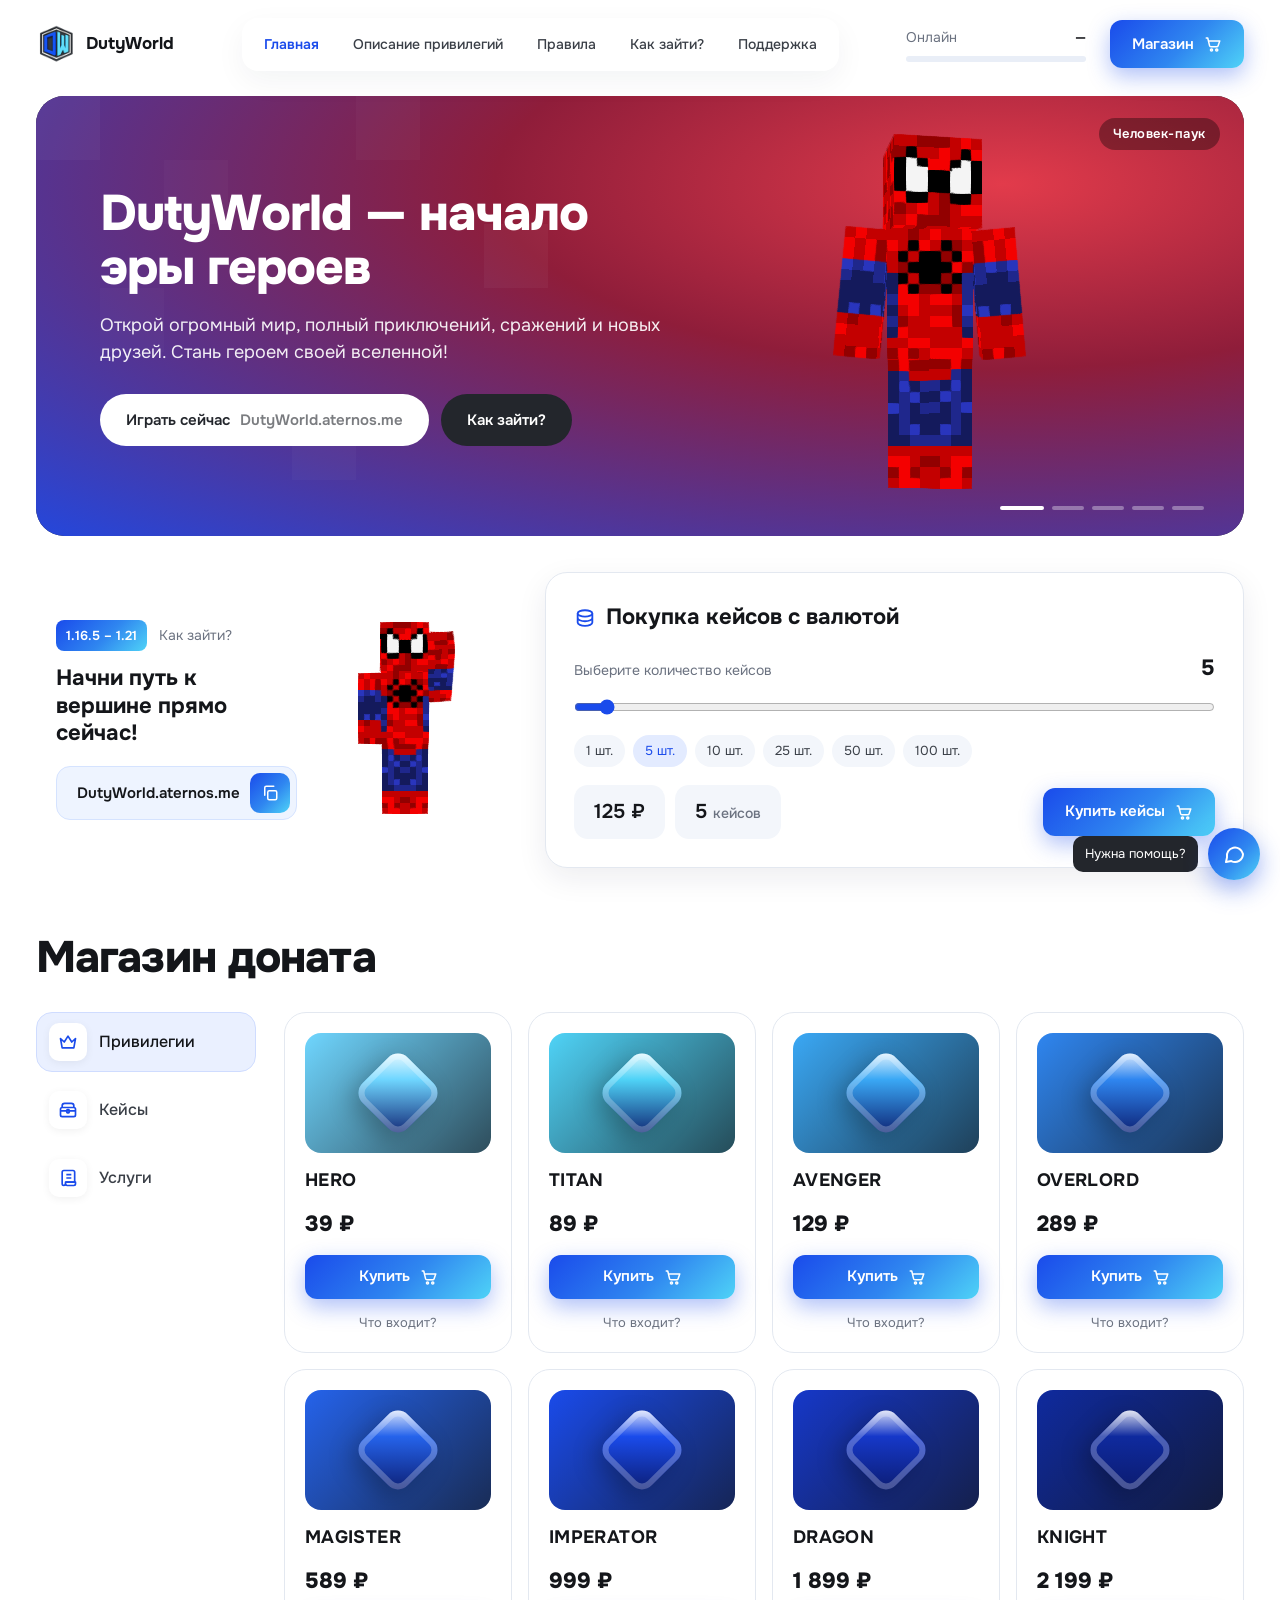
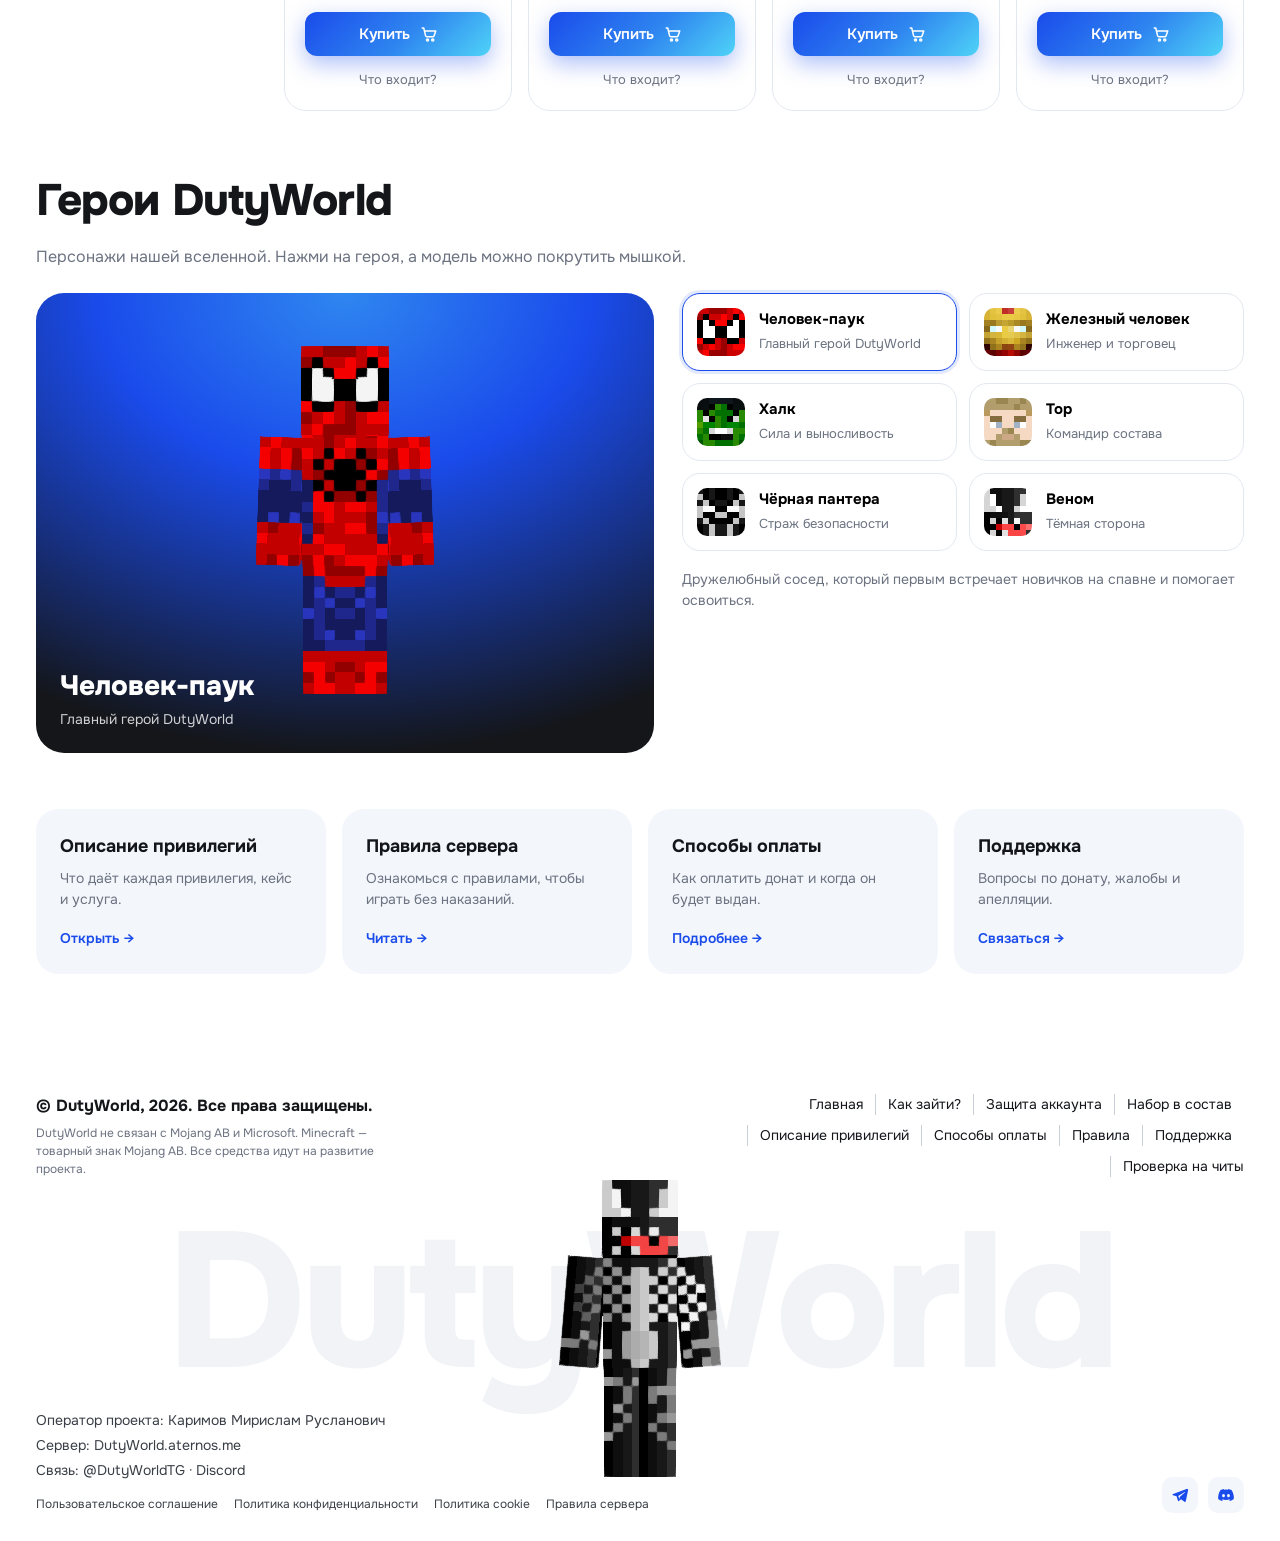
<file: index.html>
<!doctype html>
<html lang="ru">
<head>
  <meta charset="utf-8">
  <meta name="viewport" content="width=device-width, initial-scale=1">
  <title>DutyWorld — Магазин привилегий</title>
  <meta name="description" content="DutyWorld — Minecraft-сервер во вселенной героев. Привилегии, кейсы и услуги. IP: DutyWorld.aternos.me">
  <link rel="icon" type="image/png" href="assets/img/favicon.png">
  <link rel="apple-touch-icon" href="assets/img/logo-192.png">
  <link rel="preconnect" href="https://fonts.googleapis.com">
  <link rel="preconnect" href="https://fonts.gstatic.com" crossorigin>
  <link href="https://fonts.googleapis.com/css2?family=Onest:wght@400;500;600;700;800&display=swap" rel="stylesheet">
  <link rel="stylesheet" href="assets/css/style.css">
</head>
<body data-page="home">
  <header id="header"></header>

  <main class="container">
    <!-- ───── Слайдер ───── -->
    <section class="hero">
      <div class="slider" id="slider">
        <div class="slide active" data-hero="spiderman" data-anim="walk">
          <div class="slide-bg bg-1"></div>
          <div class="slide-content">
            <h1>DutyWorld — начало эры героев</h1>
            <p>Открой огромный мир, полный приключений, сражений и новых друзей. Стань героем своей вселенной!</p>
            <div class="actions">
              <button class="btn btn-light" data-copy-ip>Играть сейчас <span style="opacity:.6" data-ip></span></button>
              <a class="btn btn-dark" href="play.html">Как зайти?</a>
            </div>
          </div>
        </div>
        <div class="slide" data-hero="ironman" data-anim="idle">
          <div class="slide-bg bg-2"></div>
          <div class="slide-content">
            <h2>Магазин доната</h2>
            <p>Привилегии, кейсы и услуги. Прокачай свой аккаунт прямо сейчас!</p>
            <div class="actions"><a class="btn btn-dark" href="#shop">Перейти в магазин <svg viewBox="0 0 24 24" fill="none" stroke="currentColor" stroke-width="2"><path d="M5 12h14M13 6l6 6-6 6"/></svg></a></div>
          </div>
        </div>
        <div class="slide" data-hero="hulk" data-anim="run">
          <div class="slide-bg bg-3"></div>
          <div class="slide-content">
            <h2>Не знаешь, как зайти?</h2>
            <p>Всего 3 простых шага — и ты уже на сервере!</p>
            <div class="actions"><a class="btn btn-dark" href="play.html">Смотреть инструкцию</a></div>
          </div>
        </div>
        <div class="slide" data-hero="black-panther" data-anim="crouch">
          <div class="slide-bg bg-5"></div>
          <div class="slide-content">
            <h2>Защити свой аккаунт</h2>
            <p>Надёжный пароль и правила безопасности — и никто не уведёт твой ник, донат и постройки!</p>
            <div class="actions"><a class="btn btn-dark" href="play.html#security">Как защитить?</a></div>
          </div>
        </div>
        <div class="slide" data-hero="thor" data-anim="wave">
          <div class="slide-bg bg-4"></div>
          <div class="slide-content">
            <h2>Вступай в команду</h2>
            <p>Открыт набор в состав проекта — помогай игрокам и следи за порядком на сервере.</p>
            <div class="actions"><a class="btn btn-dark" href="staff.html">Подать заявку <svg viewBox="0 0 24 24" fill="none" stroke="currentColor" stroke-width="2" stroke-linecap="round"><circle cx="10" cy="8" r="4"/><path d="M2 21a8 8 0 0 1 16 0M19 8v6M16 11h6"/></svg></a></div>
          </div>
        </div>
        <div class="slider-hero" id="slider-hero"></div>
        <div class="hero-name" id="hero-name"></div>
        <div class="dots" id="dots"></div>
      </div>
    </section>

    <!-- ───── Начни путь + кейсы с валютой ───── -->
    <section class="quick">
      <div class="start">
        <div>
          <div class="badge-row"><span class="badge" data-versions></span><a class="link-muted" href="play.html">Как зайти?</a></div>
          <h3>Начни путь к вершине прямо сейчас!</h3>
          <div class="ip-box"><span data-ip></span><button data-copy-ip aria-label="Скопировать IP"><svg viewBox="0 0 24 24" fill="none" stroke="currentColor" stroke-width="2" stroke-linecap="round" stroke-linejoin="round"><rect x="9" y="9" width="12" height="12" rx="2"/><path d="M5 15V5a2 2 0 0 1 2-2h10"/></svg></button></div>
        </div>
        <div class="start-hero" data-skin="spiderman" data-anim="wave" data-zoom="0.85" data-rot="0.5"></div>
      </div>

      <div class="case-buy" id="case-buy">
        <h3><svg viewBox="0 0 24 24" fill="none" stroke="currentColor" stroke-width="2"><ellipse cx="12" cy="7" rx="8" ry="3.5"/><path d="M4 7v5c0 1.9 3.6 3.5 8 3.5s8-1.6 8-3.5V7M4 12v5c0 1.9 3.6 3.5 8 3.5s8-1.6 8-3.5v-5"/></svg>Покупка кейсов с валютой</h3>
        <div class="range-row"><span>Выберите количество кейсов</span><b data-cb-qty>5</b></div>
        <input type="range" min="1" max="100" value="5" data-cb-range aria-label="Количество кейсов">
        <div class="chips" data-cb-chips></div>
        <div class="case-buy-foot">
          <div style="display:flex;gap:10px;flex-wrap:wrap;align-items:center">
            <span class="pill" data-cb-sum></span>
            <span class="pill"><span data-cb-qty>5</span> <small>кейсов</small></span>
          </div>
          <button class="btn btn-primary" data-cb-buy>Купить кейсы <svg viewBox="0 0 24 24" fill="none" stroke="currentColor" stroke-width="2" stroke-linecap="round" stroke-linejoin="round"><path d="M3 4h2l2.4 10.2a2 2 0 0 0 2 1.6h7.4a2 2 0 0 0 2-1.5L21 8H6.2"/><circle cx="10" cy="20" r="1.4"/><circle cx="17" cy="20" r="1.4"/></svg></button>
        </div>
      </div>
    </section>

    <!-- ───── Магазин ───── -->
    <section class="section" id="shop">
      <h2 class="section-title">Магазин доната</h2>
      <div class="ticker" id="ticker" hidden>
        <span class="ticker-label">Недавно купили</span>
        <div class="ticker-track" id="ticker-track"></div>
      </div>
      <div class="shop">
        <div class="tabs" id="tabs"></div>
        <div class="products" id="products"></div>
      </div>
    </section>

    <!-- ───── Герои ───── -->
    <section class="section" id="heroes">
      <h2 class="section-title">Герои DutyWorld</h2>
      <p class="section-sub">Персонажи нашей вселенной. Нажми на героя, а модель можно покрутить мышкой.</p>
      <div class="heroes">
        <div class="heroes-stage" id="stage" data-skin="spiderman" data-anim="idle" data-zoom="0.8" data-rot="-0.35" data-drag="1" data-manual>
          <div class="stage-name"><b id="stage-name"></b><span id="stage-role"></span></div>
        </div>
        <div class="hero-list" id="hero-list"></div>
      </div>
    </section>

    <!-- ───── Полезное ───── -->
    <section class="section">
      <div class="info-grid">
        <div class="info-card"><h4>Описание привилегий</h4><p>Что даёт каждая привилегия, кейс и услуга.</p><a href="description.html">Открыть →</a></div>
        <div class="info-card"><h4>Правила сервера</h4><p>Ознакомься с правилами, чтобы играть без наказаний.</p><a href="doc.html?d=rules">Читать →</a></div>
        <div class="info-card"><h4>Способы оплаты</h4><p>Как оплатить донат и когда он будет выдан.</p><a href="payments.html">Подробнее →</a></div>
        <div class="info-card"><h4>Поддержка</h4><p>Вопросы по донату, жалобы и апелляции.</p><a href="support.html">Связаться →</a></div>
      </div>
    </section>
  </main>

  <footer id="footer"></footer>

  <script src="assets/vendor/skinview3d.bundle.js"></script>
  <script src="assets/js/config.js"></script>
  <script src="assets/js/data.js"></script>
  <script src="assets/js/app.js"></script>
  <script src="assets/js/home.js"></script>
</body>
</html>
</file>
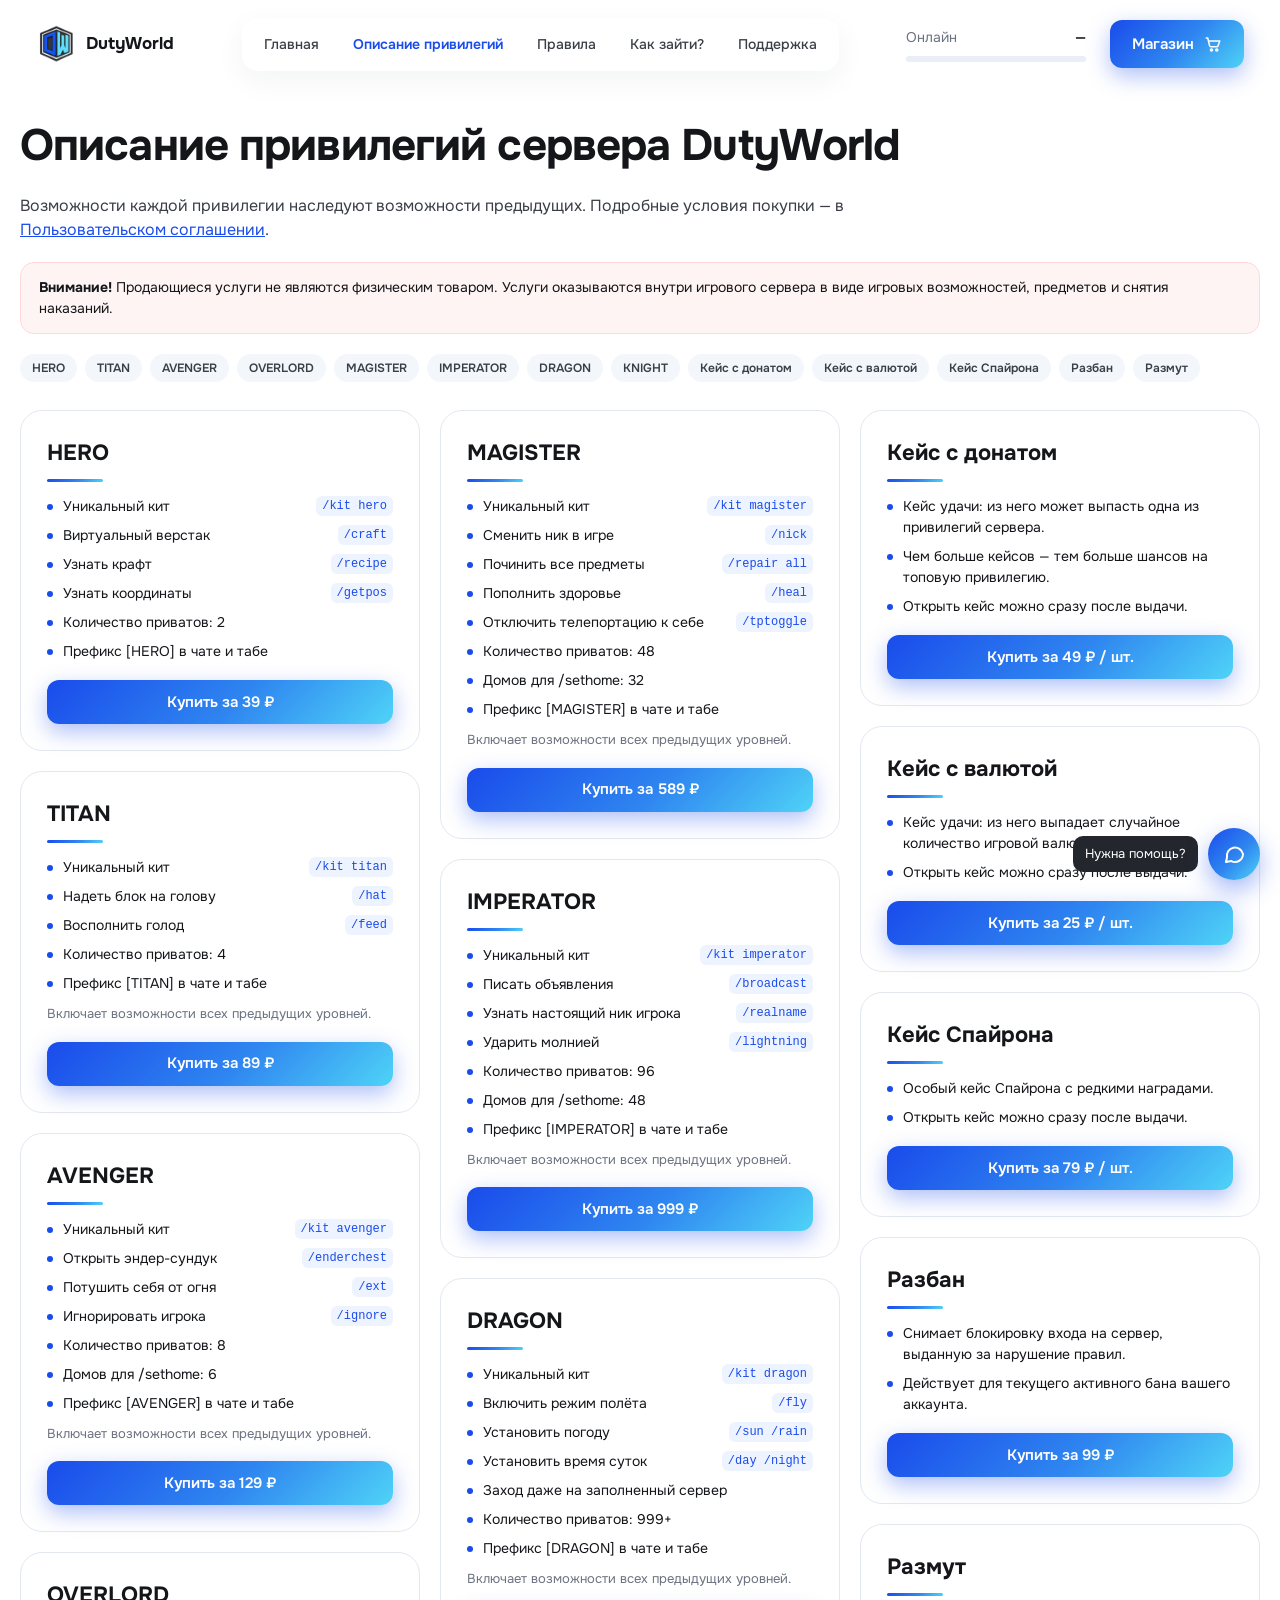
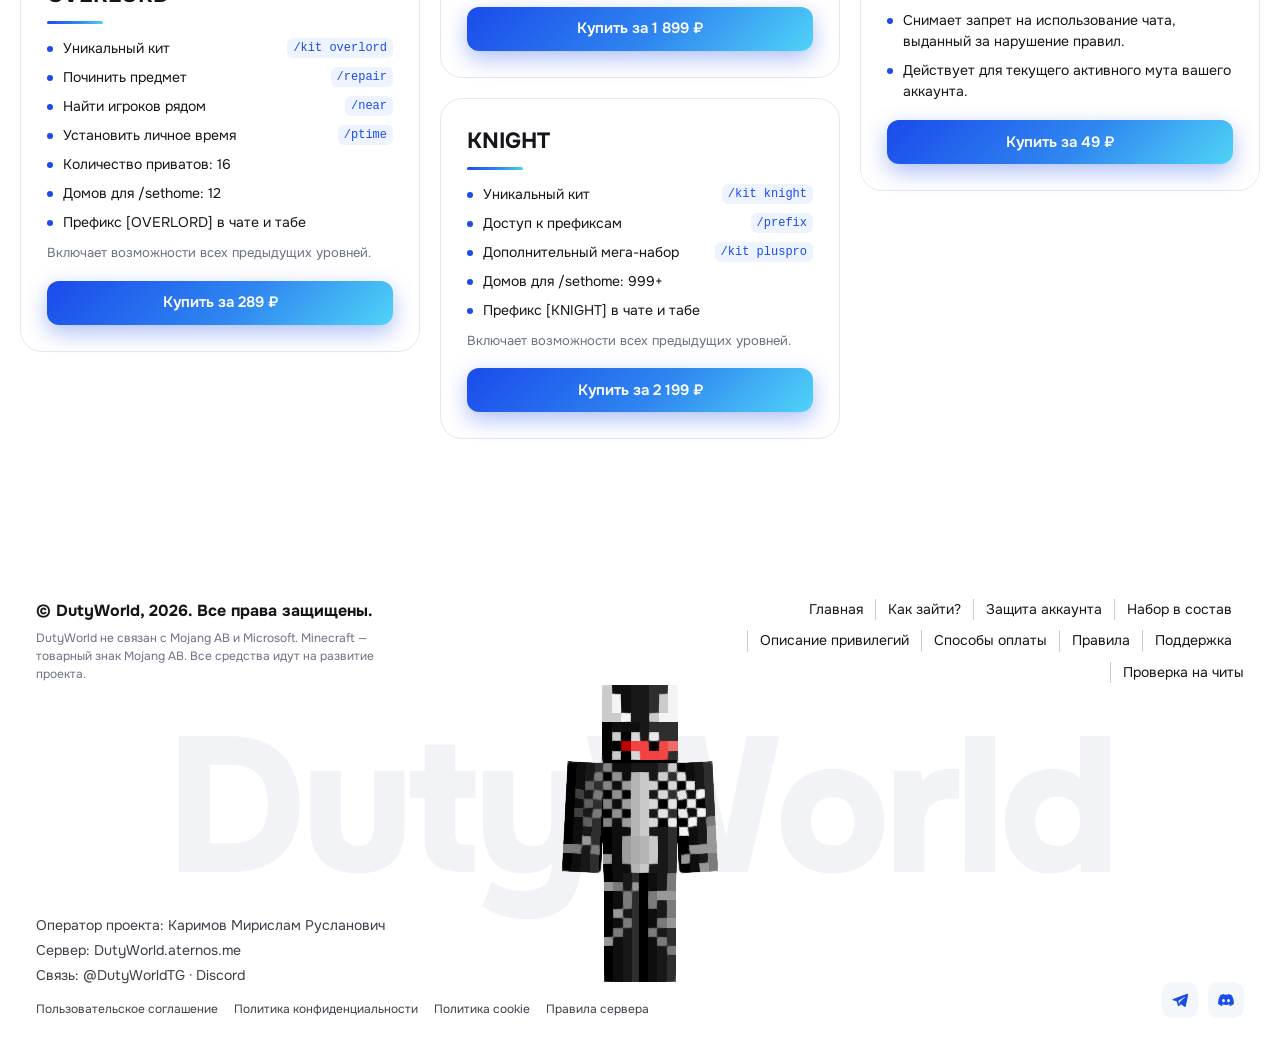
<file: description.html>
<!doctype html>
<html lang="ru">
<head>
  <meta charset="utf-8">
  <meta name="viewport" content="width=device-width, initial-scale=1">
  <title>Описание привилегий — DutyWorld</title>
  <meta name="description" content="Возможности привилегий, кейсов и услуг сервера DutyWorld.">
  <link rel="icon" type="image/png" href="assets/img/favicon.png">
  <link rel="apple-touch-icon" href="assets/img/logo-192.png">
  <link rel="preconnect" href="https://fonts.googleapis.com">
  <link rel="preconnect" href="https://fonts.gstatic.com" crossorigin>
  <link href="https://fonts.googleapis.com/css2?family=Onest:wght@400;500;600;700;800&display=swap" rel="stylesheet">
  <link rel="stylesheet" href="assets/css/style.css">
</head>
<body data-page="description">
  <header id="header"></header>

  <main class="container page">
    <h1>Описание привилегий сервера DutyWorld</h1>
    <p class="lead">Возможности каждой привилегии наследуют возможности предыдущих. Подробные условия покупки — в <a href="doc.html?d=agreement">Пользовательском соглашении</a>.</p>
    <div class="alert warn"><b>Внимание!</b> Продающиеся услуги не являются физическим товаром. Услуги оказываются внутри игрового сервера в виде игровых возможностей, предметов и снятия наказаний.</div>
    <nav class="anchors" id="anchors"></nav>
    <div class="desc-grid" id="desc-grid"></div>
  </main>

  <footer id="footer"></footer>

  <script src="assets/vendor/skinview3d.bundle.js"></script>
  <script src="assets/js/config.js"></script>
  <script src="assets/js/data.js"></script>
  <script src="assets/js/app.js"></script>
  <script src="assets/js/description.js"></script>
</body>
</html>
</file>
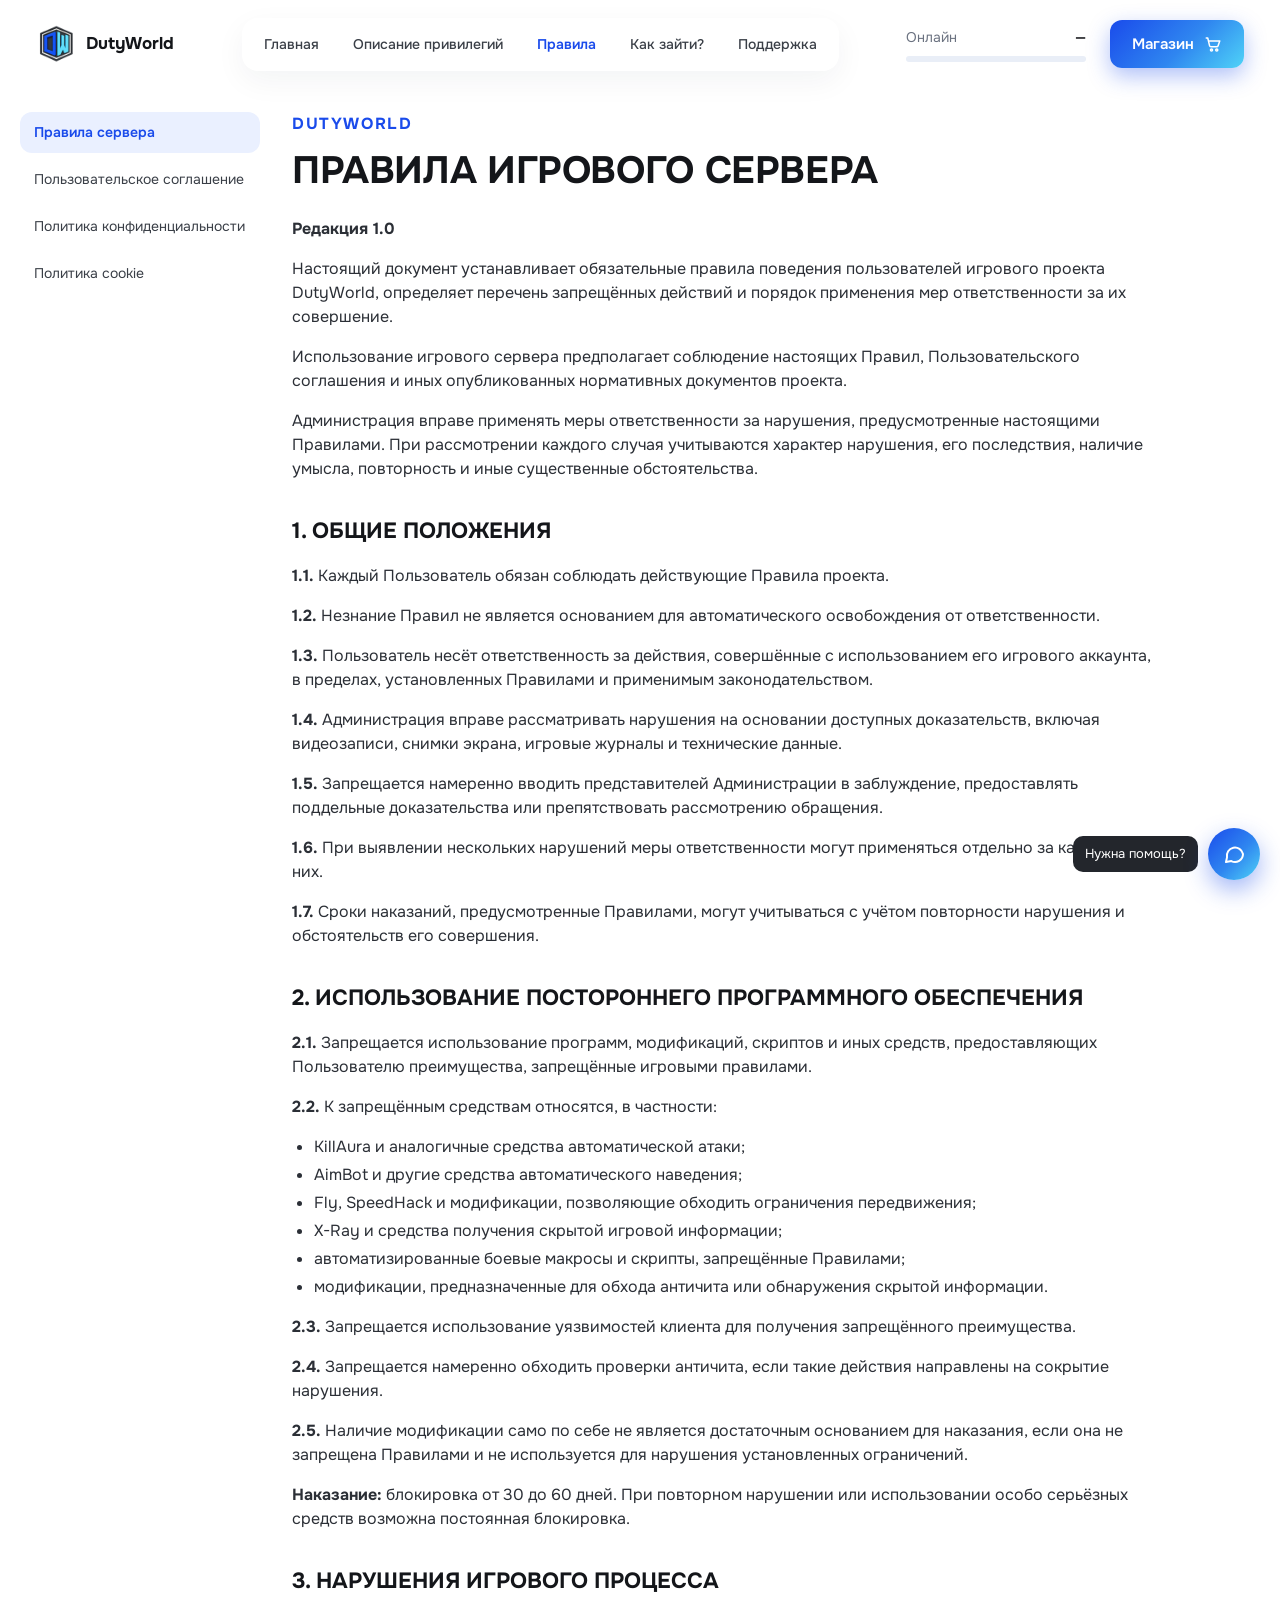
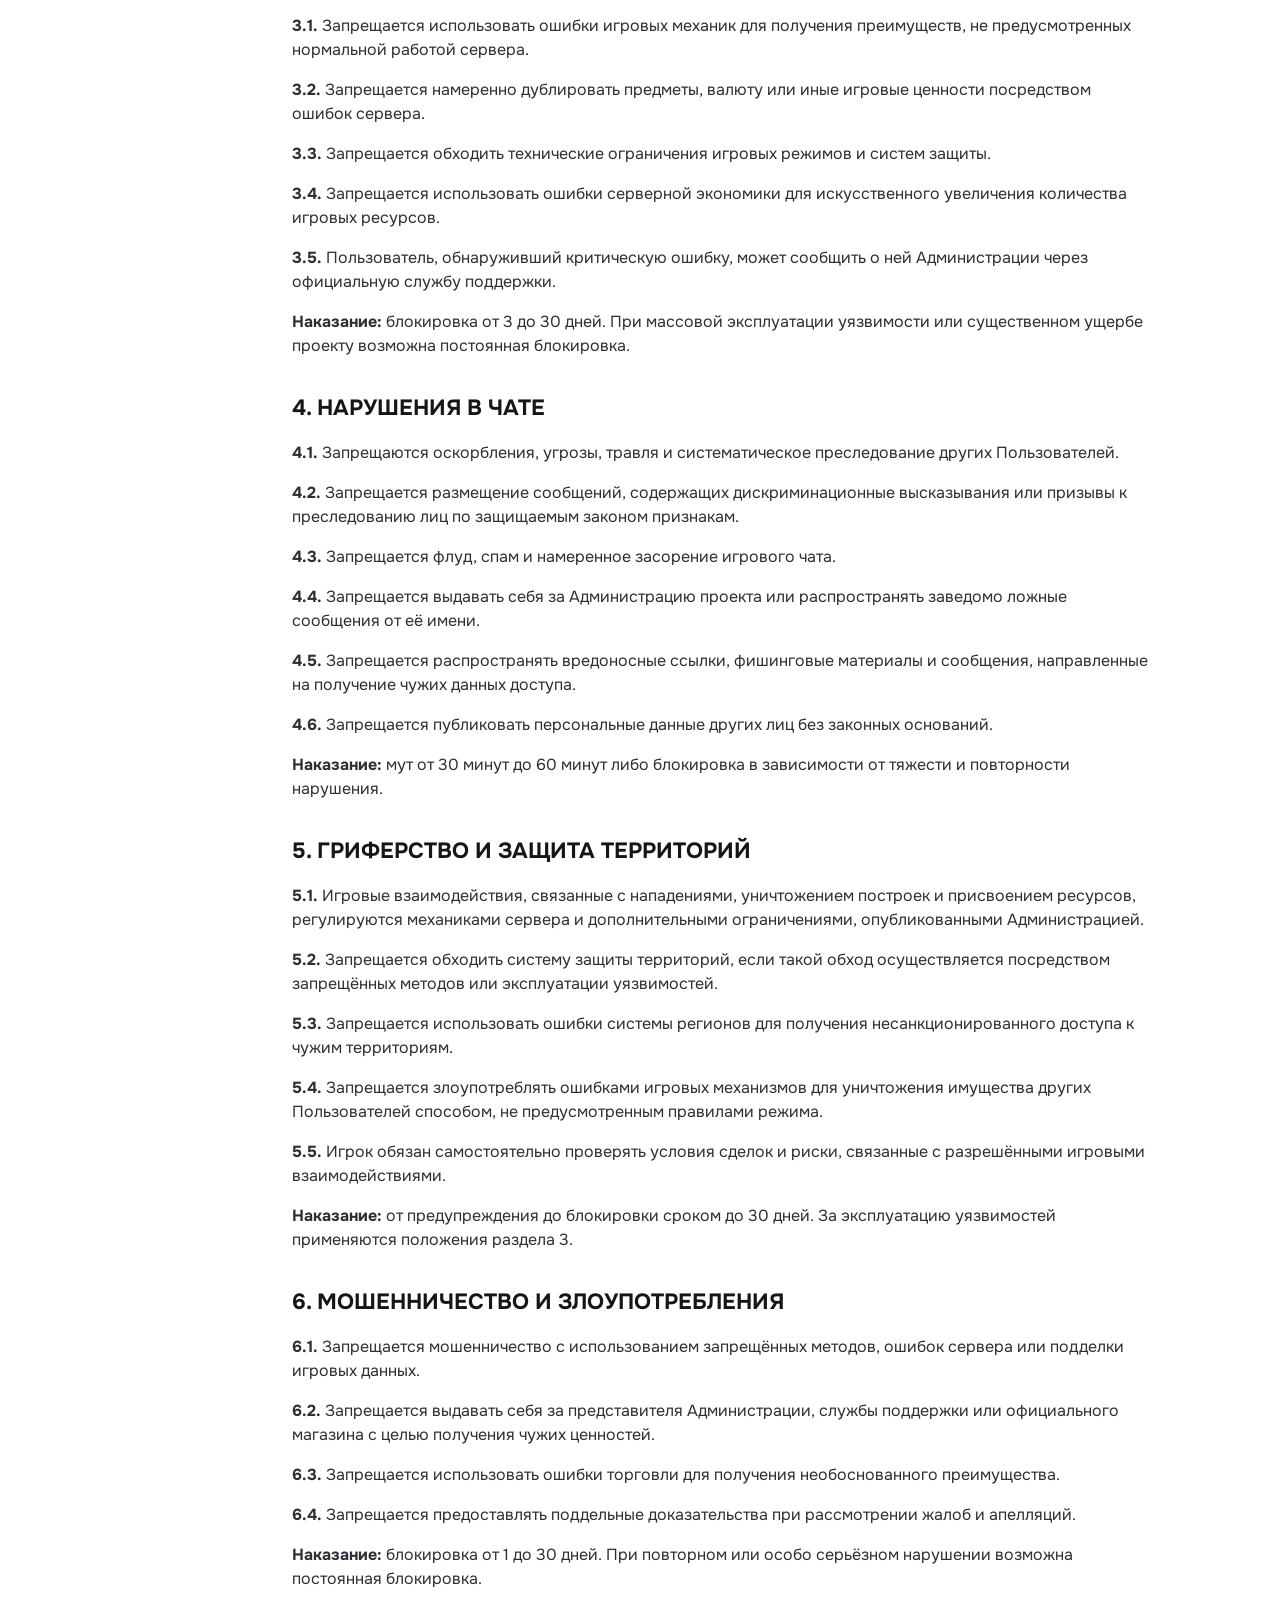
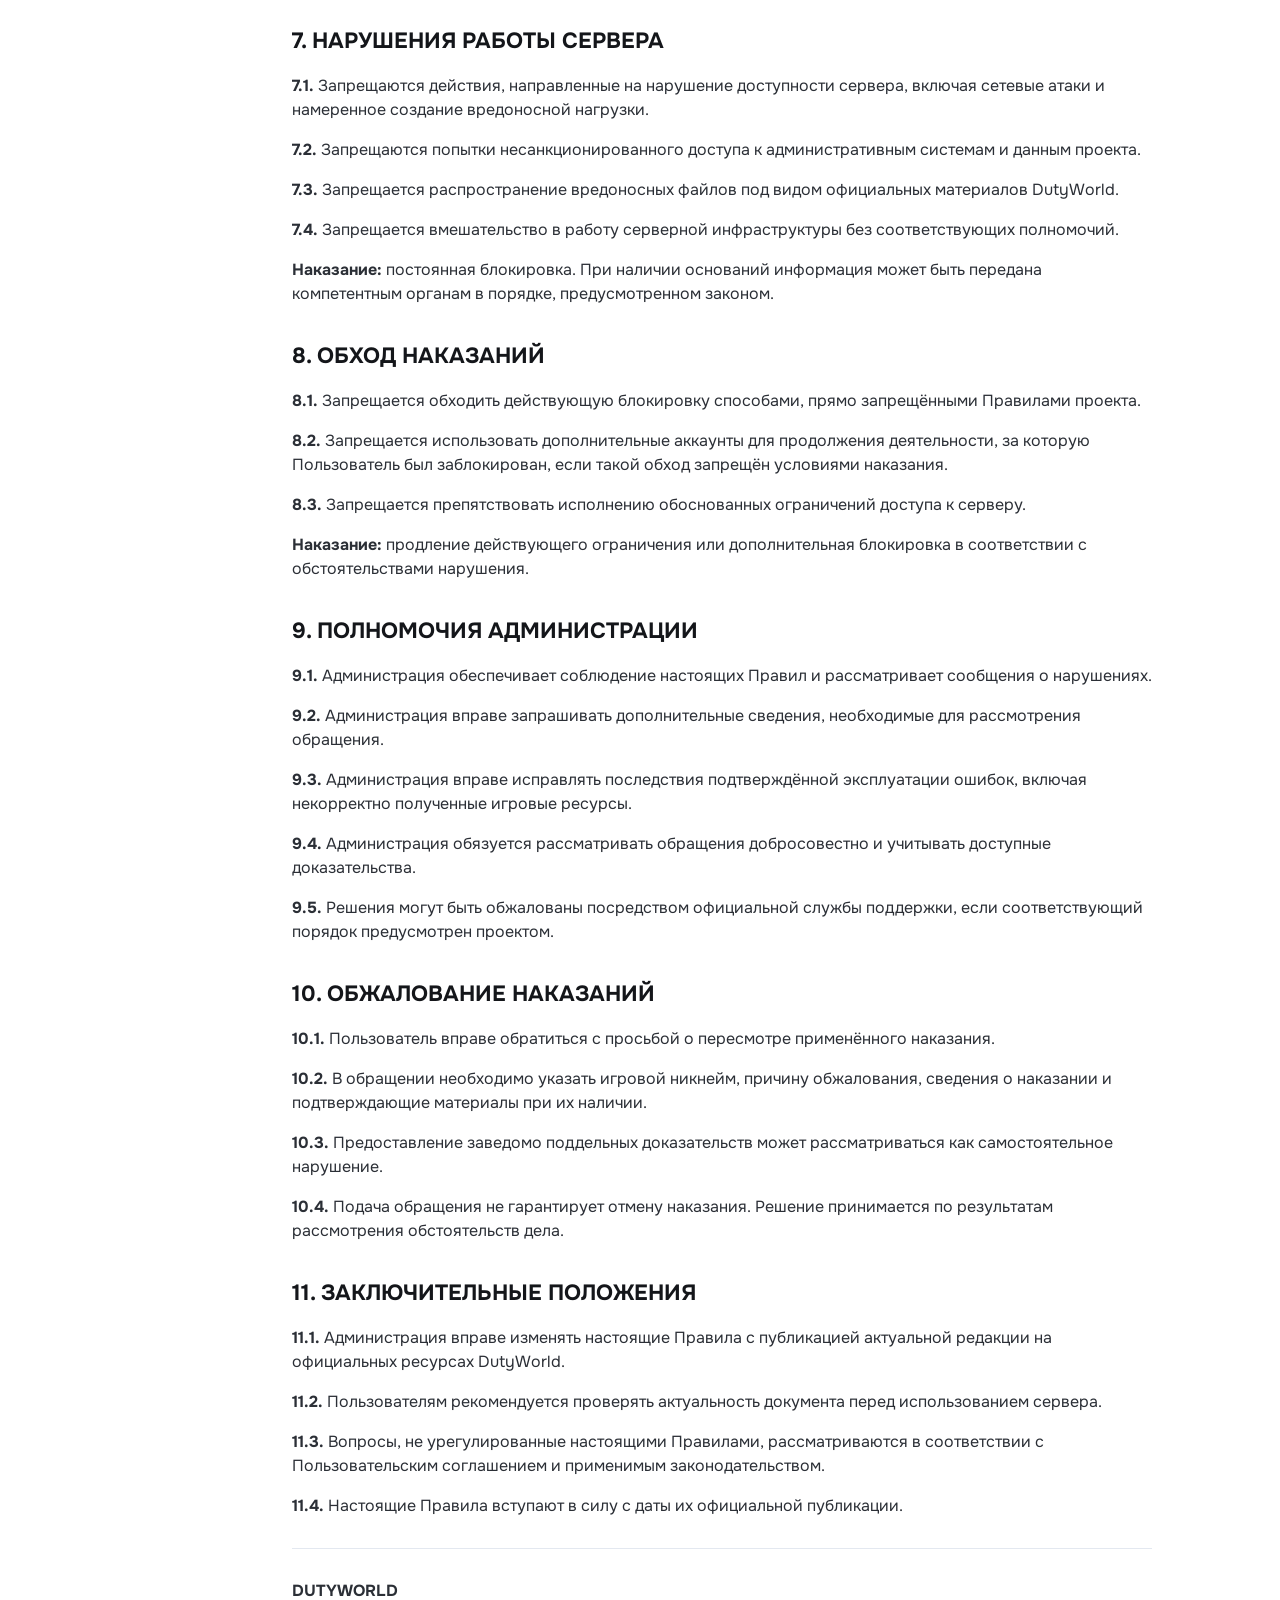
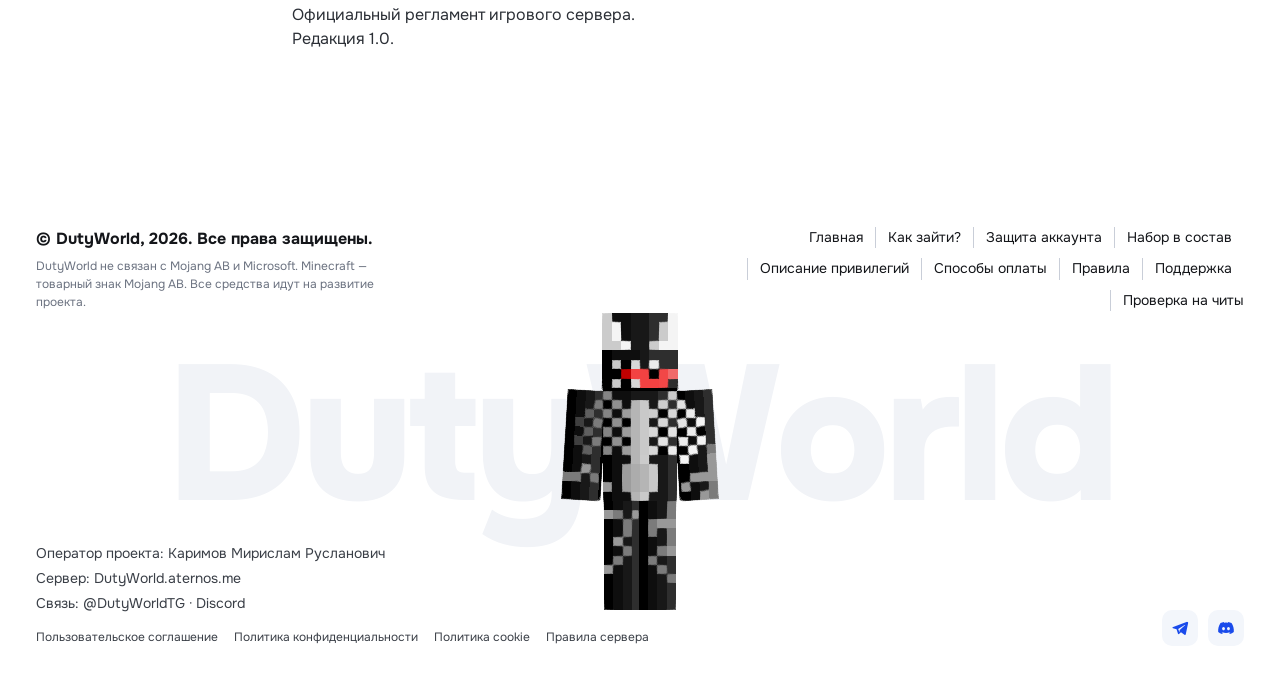
<file: doc.html>
<!doctype html>
<html lang="ru">
<head>
  <meta charset="utf-8">
  <meta name="viewport" content="width=device-width, initial-scale=1">
  <title>Документы — DutyWorld</title>
  <meta name="description" content="Правила и документы проекта DutyWorld.">
  <link rel="icon" type="image/png" href="assets/img/favicon.png">
  <link rel="apple-touch-icon" href="assets/img/logo-192.png">
  <link rel="preconnect" href="https://fonts.googleapis.com">
  <link rel="preconnect" href="https://fonts.gstatic.com" crossorigin>
  <link href="https://fonts.googleapis.com/css2?family=Onest:wght@400;500;600;700;800&display=swap" rel="stylesheet">
  <link rel="stylesheet" href="assets/css/style.css">
</head>
<body data-page="docs">
  <header id="header"></header>

  <main class="container page">
    <div class="doc-layout">
      <nav class="doc-nav" id="doc-nav">
        <a href="doc.html?d=rules" data-d="rules">Правила сервера</a>
        <a href="doc.html?d=agreement" data-d="agreement">Пользовательское соглашение</a>
        <a href="doc.html?d=privacy" data-d="privacy">Политика конфиденциальности</a>
        <a href="doc.html?d=cookie" data-d="cookie">Политика cookie</a>
      </nav>
      <article class="doc" id="doc"><p class="link-muted">Загрузка документа…</p></article>
    </div>
  </main>

  <footer id="footer"></footer>

  <script src="assets/vendor/skinview3d.bundle.js"></script>
  <script src="assets/js/config.js"></script>
  <script src="assets/js/data.js"></script>
  <script src="assets/js/app.js"></script>
  <script src="assets/vendor/marked.min.js"></script>
  <script src="assets/js/doc.js"></script>
</body>
</html>
</file>
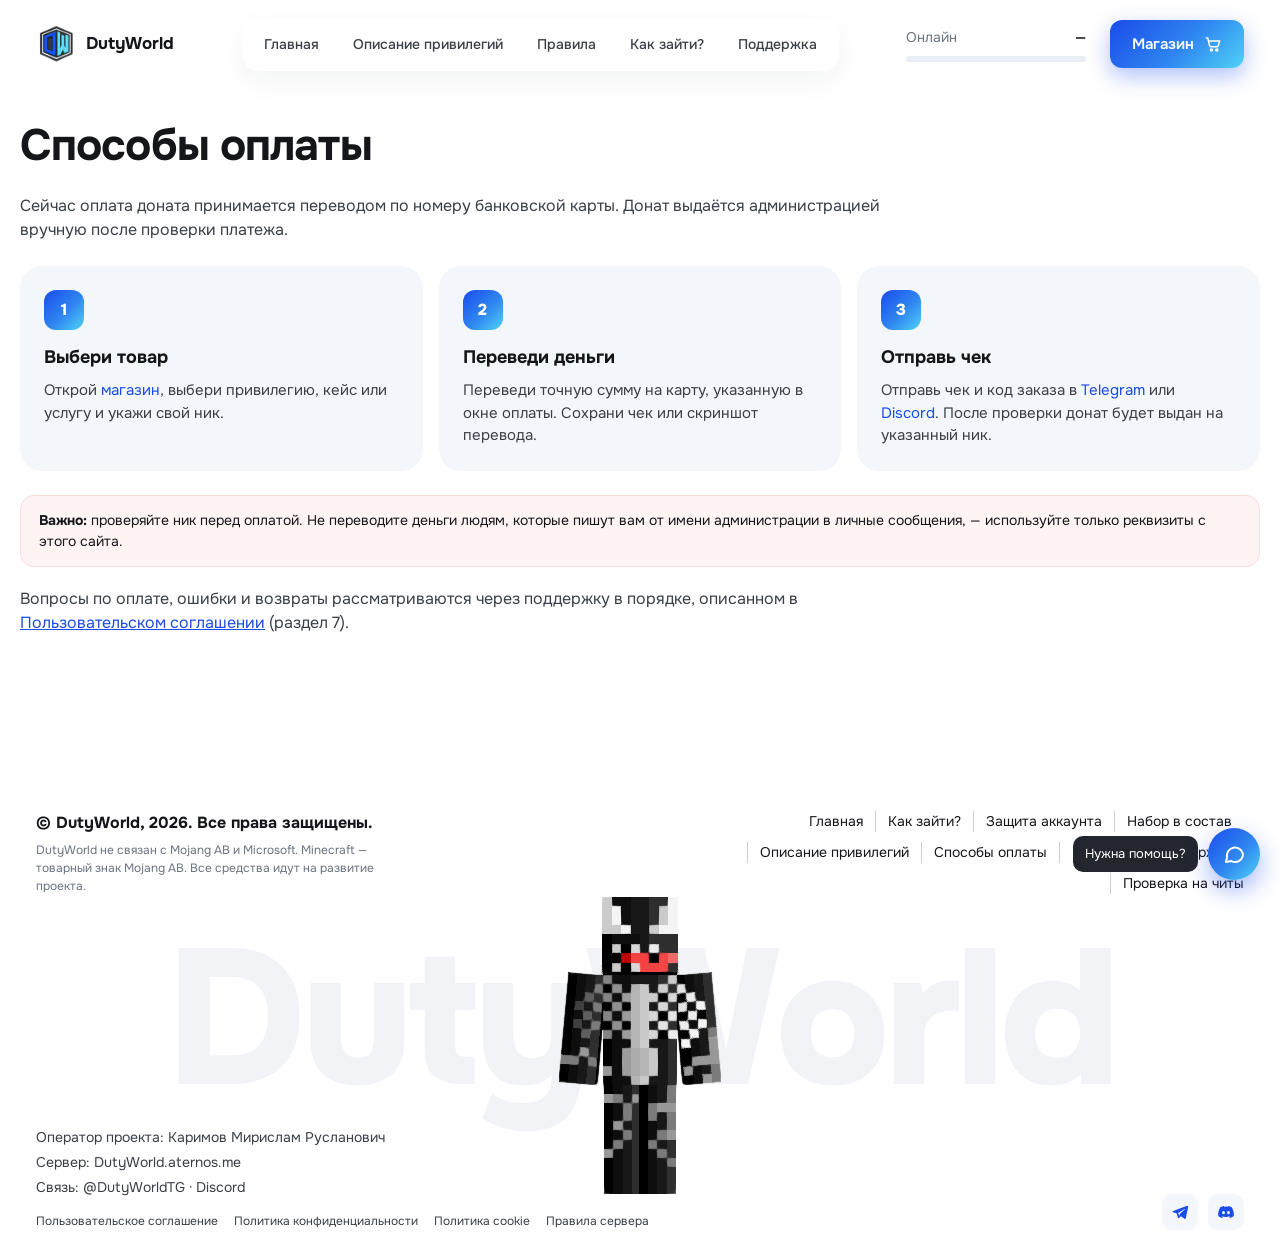
<file: payments.html>
<!doctype html>
<html lang="ru">
<head>
  <meta charset="utf-8">
  <meta name="viewport" content="width=device-width, initial-scale=1">
  <title>Способы оплаты — DutyWorld</title>
  <meta name="description" content="Как оплатить донат на сервере DutyWorld.">
  <link rel="icon" type="image/png" href="assets/img/favicon.png">
  <link rel="apple-touch-icon" href="assets/img/logo-192.png">
  <link rel="preconnect" href="https://fonts.googleapis.com">
  <link rel="preconnect" href="https://fonts.gstatic.com" crossorigin>
  <link href="https://fonts.googleapis.com/css2?family=Onest:wght@400;500;600;700;800&display=swap" rel="stylesheet">
  <link rel="stylesheet" href="assets/css/style.css">
</head>
<body data-page="payments">
  <header id="header"></header>

  <main class="container page">
    <h1>Способы оплаты</h1>
    <p class="lead">Сейчас оплата доната принимается переводом по номеру банковской карты. Донат выдаётся администрацией вручную после проверки платежа.</p>
    <div class="steps">
      <div class="step"><h3>Выбери товар</h3><p>Открой <a href="index.html#shop" style="color:var(--blue)">магазин</a>, выбери привилегию, кейс или услугу и укажи свой ник.</p></div>
      <div class="step"><h3>Переведи деньги</h3><p>Переведи точную сумму на карту, указанную в окне оплаты. Сохрани чек или скриншот перевода.</p></div>
      <div class="step"><h3>Отправь чек</h3><p>Отправь чек и код заказа в <a href="https://t.me/DutyWorldTG" target="_blank" rel="noopener" style="color:var(--blue)">Telegram</a> или <a href="https://discord.gg/agxCSUggtJ" target="_blank" rel="noopener" style="color:var(--blue)">Discord</a>. После проверки донат будет выдан на указанный ник.</p></div>
    </div>
    <div class="alert warn"><b>Важно:</b> проверяйте ник перед оплатой. Не переводите деньги людям, которые пишут вам от имени администрации в личные сообщения, — используйте только реквизиты с этого сайта.</div>
    <p class="lead">Вопросы по оплате, ошибки и возвраты рассматриваются через поддержку в порядке, описанном в <a href="doc.html?d=agreement">Пользовательском соглашении</a> (раздел 7).</p>
  </main>

  <footer id="footer"></footer>

  <script src="assets/vendor/skinview3d.bundle.js"></script>
  <script src="assets/js/config.js"></script>
  <script src="assets/js/data.js"></script>
  <script src="assets/js/app.js"></script>
</body>
</html>
</file>
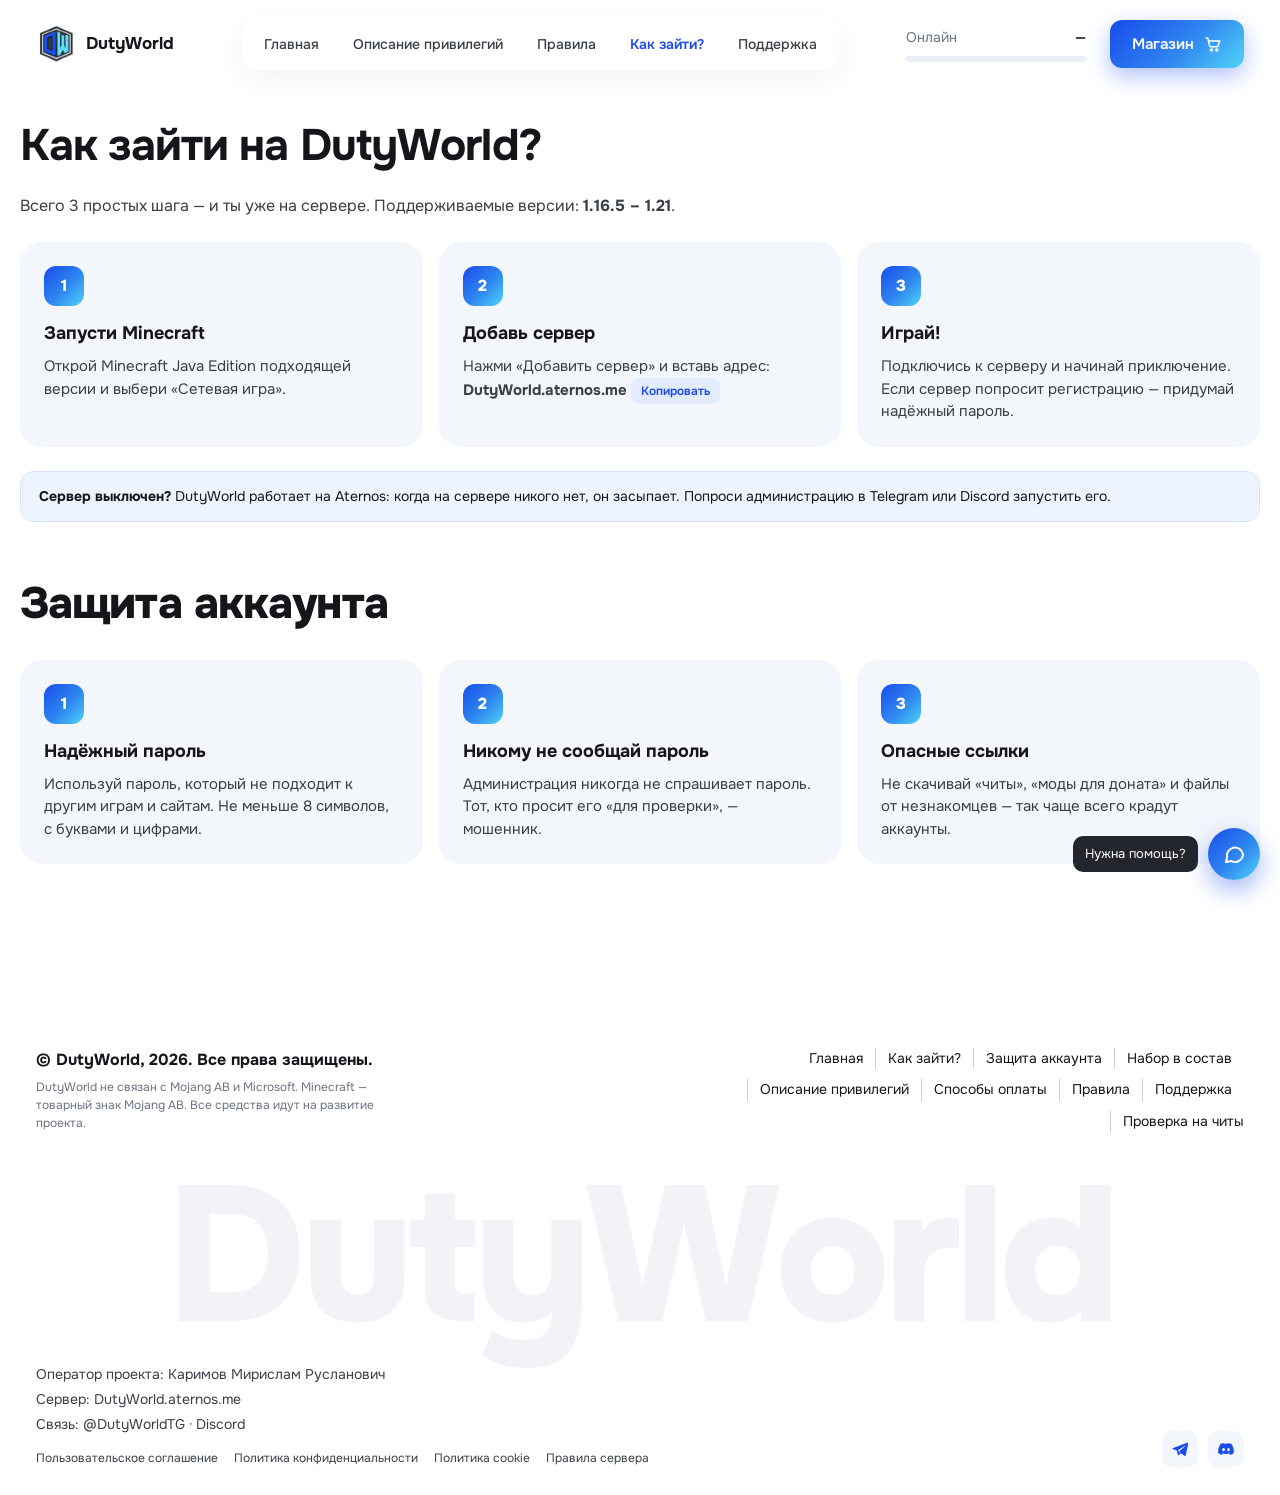
<file: play.html>
<!doctype html>
<html lang="ru">
<head>
  <meta charset="utf-8">
  <meta name="viewport" content="width=device-width, initial-scale=1">
  <title>Как зайти? — DutyWorld</title>
  <meta name="description" content="Как зайти на Minecraft-сервер DutyWorld за 3 шага.">
  <link rel="icon" type="image/png" href="assets/img/favicon.png">
  <link rel="apple-touch-icon" href="assets/img/logo-192.png">
  <link rel="preconnect" href="https://fonts.googleapis.com">
  <link rel="preconnect" href="https://fonts.gstatic.com" crossorigin>
  <link href="https://fonts.googleapis.com/css2?family=Onest:wght@400;500;600;700;800&display=swap" rel="stylesheet">
  <link rel="stylesheet" href="assets/css/style.css">
</head>
<body data-page="play">
  <header id="header"></header>

  <main class="container page">
    <h1>Как зайти на DutyWorld?</h1>
    <p class="lead">Всего 3 простых шага — и ты уже на сервере. Поддерживаемые версии: <b data-versions></b>.</p>
    <div class="steps">
      <div class="step"><h3>Запусти Minecraft</h3><p>Открой Minecraft Java Edition подходящей версии и выбери «Сетевая игра».</p></div>
      <div class="step"><h3>Добавь сервер</h3><p>Нажми «Добавить сервер» и вставь адрес: <b data-ip></b> <button class="copy" data-copy-ip>Копировать</button></p></div>
      <div class="step"><h3>Играй!</h3><p>Подключись к серверу и начинай приключение. Если сервер попросит регистрацию — придумай надёжный пароль.</p></div>
    </div>
    <div class="alert"><b>Сервер выключен?</b> DutyWorld работает на Aternos: когда на сервере никого нет, он засыпает. Попроси администрацию в <a href="https://t.me/DutyWorldTG" target="_blank" rel="noopener">Telegram</a> или <a href="https://discord.gg/agxCSUggtJ" target="_blank" rel="noopener">Discord</a> запустить его.</div>

    <h2 class="section-title" id="security" style="margin-top:48px">Защита аккаунта</h2>
    <div class="steps">
      <div class="step"><h3>Надёжный пароль</h3><p>Используй пароль, который не подходит к другим играм и сайтам. Не меньше 8 символов, с буквами и цифрами.</p></div>
      <div class="step"><h3>Никому не сообщай пароль</h3><p>Администрация никогда не спрашивает пароль. Тот, кто просит его «для проверки», — мошенник.</p></div>
      <div class="step"><h3>Опасные ссылки</h3><p>Не скачивай «читы», «моды для доната» и файлы от незнакомцев — так чаще всего крадут аккаунты.</p></div>
    </div>
  </main>

  <footer id="footer"></footer>

  <script src="assets/vendor/skinview3d.bundle.js"></script>
  <script src="assets/js/config.js"></script>
  <script src="assets/js/data.js"></script>
  <script src="assets/js/app.js"></script>
</body>
</html>
</file>
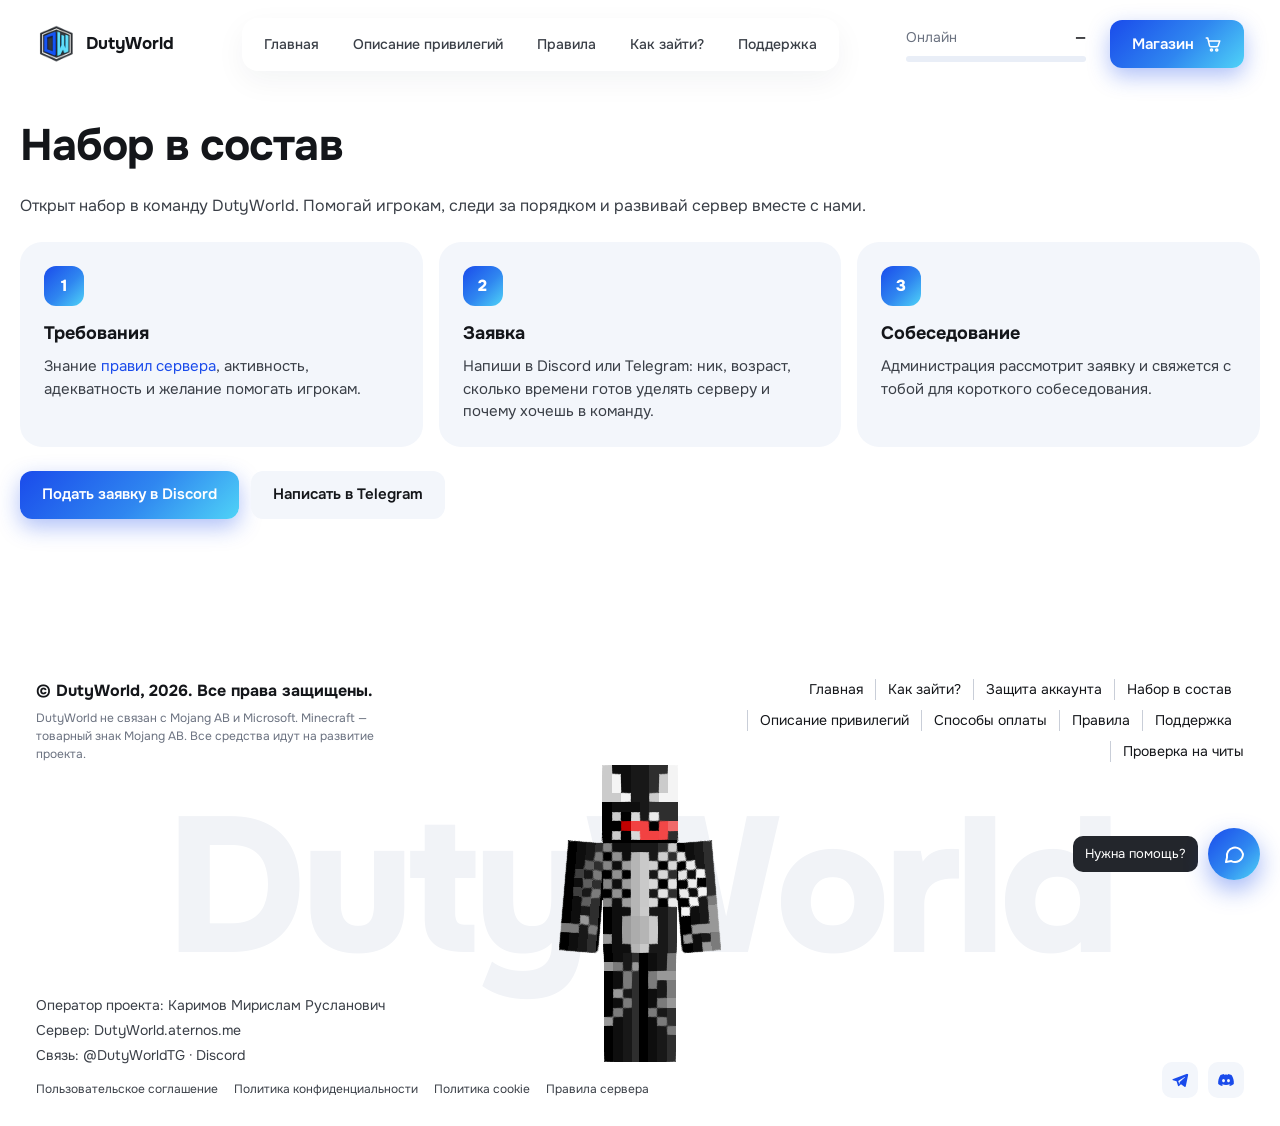
<file: staff.html>
<!doctype html>
<html lang="ru">
<head>
  <meta charset="utf-8">
  <meta name="viewport" content="width=device-width, initial-scale=1">
  <title>Набор в состав — DutyWorld</title>
  <meta name="description" content="Набор в команду сервера DutyWorld.">
  <link rel="icon" type="image/png" href="assets/img/favicon.png">
  <link rel="apple-touch-icon" href="assets/img/logo-192.png">
  <link rel="preconnect" href="https://fonts.googleapis.com">
  <link rel="preconnect" href="https://fonts.gstatic.com" crossorigin>
  <link href="https://fonts.googleapis.com/css2?family=Onest:wght@400;500;600;700;800&display=swap" rel="stylesheet">
  <link rel="stylesheet" href="assets/css/style.css">
</head>
<body data-page="staff">
  <header id="header"></header>

  <main class="container page">
    <h1>Набор в состав</h1>
    <p class="lead">Открыт набор в команду DutyWorld. Помогай игрокам, следи за порядком и развивай сервер вместе с нами.</p>
    <div class="steps">
      <div class="step"><h3>Требования</h3><p>Знание <a href="doc.html?d=rules" style="color:var(--blue)">правил сервера</a>, активность, адекватность и желание помогать игрокам.</p></div>
      <div class="step"><h3>Заявка</h3><p>Напиши в Discord или Telegram: ник, возраст, сколько времени готов уделять серверу и почему хочешь в команду.</p></div>
      <div class="step"><h3>Собеседование</h3><p>Администрация рассмотрит заявку и свяжется с тобой для короткого собеседования.</p></div>
    </div>
    <div style="display:flex;gap:12px;flex-wrap:wrap;margin-top:12px">
      <a class="btn btn-primary" href="https://discord.gg/agxCSUggtJ" target="_blank" rel="noopener">Подать заявку в Discord</a>
      <a class="btn btn-ghost" href="https://t.me/DutyWorldTG" target="_blank" rel="noopener">Написать в Telegram</a>
    </div>
  </main>

  <footer id="footer"></footer>

  <script src="assets/vendor/skinview3d.bundle.js"></script>
  <script src="assets/js/config.js"></script>
  <script src="assets/js/data.js"></script>
  <script src="assets/js/app.js"></script>
</body>
</html>
</file>
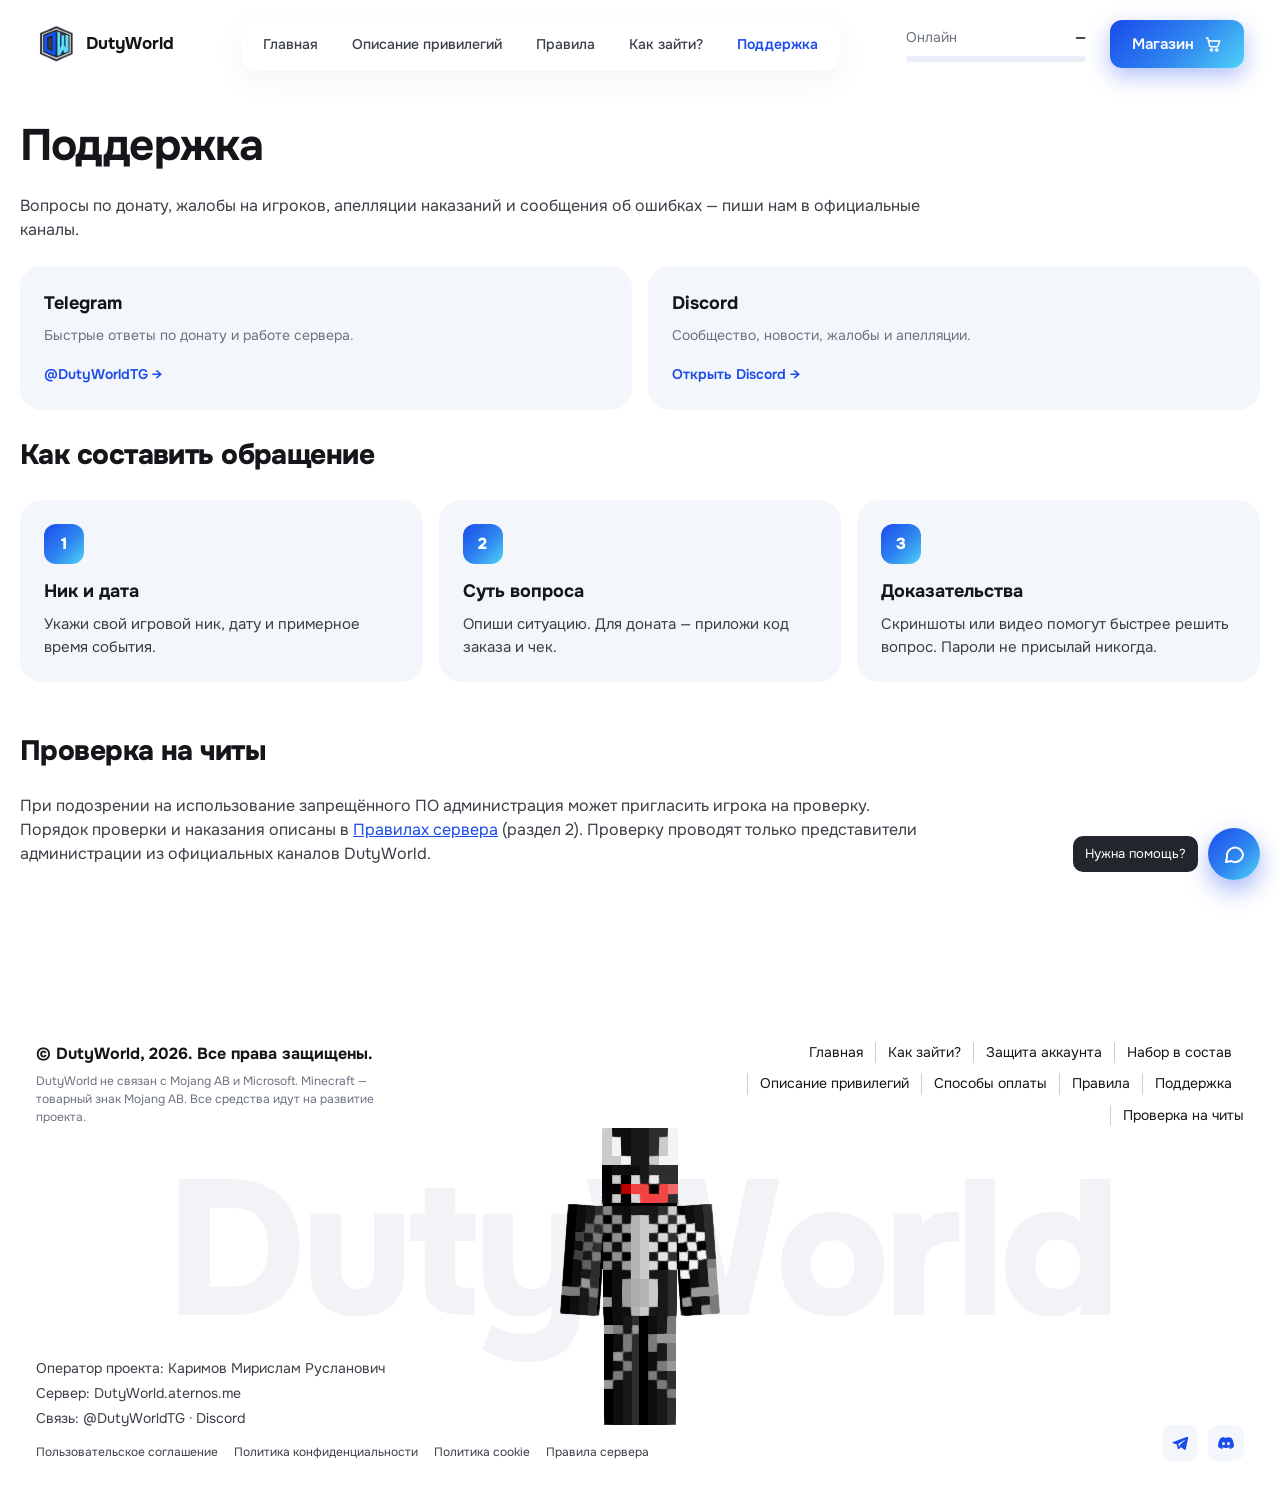
<file: support.html>
<!doctype html>
<html lang="ru">
<head>
  <meta charset="utf-8">
  <meta name="viewport" content="width=device-width, initial-scale=1">
  <title>Поддержка — DutyWorld</title>
  <meta name="description" content="Связь с администрацией DutyWorld.">
  <link rel="icon" type="image/png" href="assets/img/favicon.png">
  <link rel="apple-touch-icon" href="assets/img/logo-192.png">
  <link rel="preconnect" href="https://fonts.googleapis.com">
  <link rel="preconnect" href="https://fonts.gstatic.com" crossorigin>
  <link href="https://fonts.googleapis.com/css2?family=Onest:wght@400;500;600;700;800&display=swap" rel="stylesheet">
  <link rel="stylesheet" href="assets/css/style.css">
</head>
<body data-page="support">
  <header id="header"></header>

  <main class="container page">
    <h1>Поддержка</h1>
    <p class="lead">Вопросы по донату, жалобы на игроков, апелляции наказаний и сообщения об ошибках — пиши нам в официальные каналы.</p>
    <div class="info-grid" style="margin:24px 0">
      <div class="info-card"><h4>Telegram</h4><p>Быстрые ответы по донату и работе сервера.</p><a href="https://t.me/DutyWorldTG" target="_blank" rel="noopener">@DutyWorldTG →</a></div>
      <div class="info-card"><h4>Discord</h4><p>Сообщество, новости, жалобы и апелляции.</p><a href="https://discord.gg/agxCSUggtJ" target="_blank" rel="noopener">Открыть Discord →</a></div>
    </div>
    <h2 class="section-title" style="font-size:28px">Как составить обращение</h2>
    <div class="steps">
      <div class="step"><h3>Ник и дата</h3><p>Укажи свой игровой ник, дату и примерное время события.</p></div>
      <div class="step"><h3>Суть вопроса</h3><p>Опиши ситуацию. Для доната — приложи код заказа и чек.</p></div>
      <div class="step"><h3>Доказательства</h3><p>Скриншоты или видео помогут быстрее решить вопрос. Пароли не присылай никогда.</p></div>
    </div>
    <h2 class="section-title" id="check" style="font-size:28px;margin-top:48px">Проверка на читы</h2>
    <p class="lead">При подозрении на использование запрещённого ПО администрация может пригласить игрока на проверку. Порядок проверки и наказания описаны в <a href="doc.html?d=rules">Правилах сервера</a> (раздел 2). Проверку проводят только представители администрации из официальных каналов DutyWorld.</p>
  </main>

  <footer id="footer"></footer>

  <script src="assets/vendor/skinview3d.bundle.js"></script>
  <script src="assets/js/config.js"></script>
  <script src="assets/js/data.js"></script>
  <script src="assets/js/app.js"></script>
</body>
</html>
</file>
<file: assets/css/style.css>
/* DutyWorld — основные стили. Цвета взяты из логотипа. */
:root {
  --blue: #1a4beb;
  --blue-dark: #1238c4;
  --cyan: #4fd3f7;
  --cyan-dark: #22b5e0;
  --ink: #23262c;
  --ink-2: #2f333a;
  --bg: #ffffff;
  --surface: #f3f6fb;
  --surface-2: #e9eef7;
  --text: #14161a;
  --muted: #6b7280;
  --border: #e3e8f0;
  --radius: 22px;
  --radius-sm: 12px;
  --shadow: 0 10px 30px rgba(20, 30, 60, .08);
  --grad: linear-gradient(135deg, var(--blue) 0%, #2f86f0 55%, var(--cyan) 100%);
  --max: 1240px;
}

* { box-sizing: border-box; }
[hidden] { display: none !important; }
html { scroll-behavior: smooth; }
body {
  margin: 0;
  background: var(--bg);
  color: var(--text);
  font-family: 'Onest', system-ui, -apple-system, 'Segoe UI', Roboto, sans-serif;
  font-size: 16px;
  line-height: 1.5;
  -webkit-font-smoothing: antialiased;
  overflow-x: hidden;
}
img { max-width: 100%; display: block; }
a { color: inherit; text-decoration: none; }
button { font: inherit; cursor: pointer; }
code, .cmd { font-family: ui-monospace, 'JetBrains Mono', Menlo, monospace; }

.container { max-width: var(--max); margin: 0 auto; padding: 0 16px; }

/* ───────── Кнопки ───────── */
.btn {
  display: inline-flex; align-items: center; justify-content: center; gap: 10px;
  height: 48px; padding: 0 22px; border-radius: 12px; border: 0;
  font-weight: 600; font-size: 15px; white-space: nowrap;
  transition: transform .15s ease, box-shadow .2s ease, background .2s ease, opacity .2s;
}
.btn:active { transform: translateY(1px); }
.btn-primary { background: var(--grad); color: #fff; box-shadow: 0 8px 22px rgba(26, 75, 235, .35); }
.btn-primary:hover { box-shadow: 0 10px 28px rgba(26, 75, 235, .5); }
.btn-dark { background: var(--ink); color: #fff; border-radius: 999px; height: 52px; padding: 0 26px; }
.btn-dark:hover { background: #000; }
.btn-light { background: #fff; color: var(--ink); border-radius: 999px; height: 52px; padding: 0 26px; }
.btn-ghost { background: var(--surface); color: var(--text); }
.btn-ghost:hover { background: var(--surface-2); }
.btn[disabled] { opacity: .5; pointer-events: none; }
.btn svg { width: 18px; height: 18px; flex: none; }

/* ───────── Шапка ───────── */
.header { position: sticky; top: 0; z-index: 50; background: rgba(255,255,255,.88); backdrop-filter: blur(12px); }
.header-inner { display: flex; align-items: center; gap: 24px; height: 88px; }
.brand { display: flex; align-items: center; gap: 10px; font-weight: 700; font-size: 17px; }
.brand img { width: 40px; height: 40px; }
.nav { display: flex; gap: 6px; margin: 0 auto; padding: 8px; border-radius: 16px; box-shadow: 0 10px 30px rgba(20,30,60,.05); }
.nav a { padding: 8px 14px; border-radius: 10px; color: #3a3f47; font-size: 14px; font-weight: 500; }
.nav a:hover { color: var(--blue); }
.nav a.active { color: var(--blue); font-weight: 600; }
.online { min-width: 180px; font-size: 14px; }
.online-row { display: flex; justify-content: space-between; gap: 12px; color: var(--muted); }
.online-row b { color: var(--text); font-weight: 600; }
.online-bar { height: 6px; border-radius: 6px; background: var(--surface-2); margin-top: 8px; overflow: hidden; }
.online-bar i { display: block; height: 100%; width: 0; background: var(--grad); border-radius: 6px; transition: width .8s ease; }
.burger { display: none; width: 44px; height: 44px; border-radius: 12px; border: 0; background: var(--surface); }
.burger svg { width: 22px; height: 22px; }

/* ───────── Слайдер ───────── */
.hero { margin-top: 8px; }
.slider { position: relative; border-radius: 28px; overflow: hidden; min-height: 440px; color: #fff; background: var(--ink); }
.slide {
  position: absolute; inset: 0; display: flex; align-items: center;
  padding: 56px 64px; opacity: 0; visibility: hidden; transition: opacity .6s ease, visibility .6s;
}
.slide.active { opacity: 1; visibility: visible; }
.slide-content { position: relative; z-index: 2; max-width: 560px; }
.slide h1, .slide h2 { margin: 0 0 18px; font-size: clamp(30px, 4.2vw, 50px); line-height: 1.08; font-weight: 800; letter-spacing: -.02em; }
.slide p { margin: 0 0 28px; font-size: 18px; opacity: .92; }
.slide .actions { display: flex; flex-wrap: wrap; gap: 12px; align-items: center; }
.slide-bg { position: absolute; inset: 0; z-index: 0; }
.slide-bg::after {
  content: ''; position: absolute; inset: 0; opacity: .5;
  background-image:
    linear-gradient(rgba(255,255,255,.07) 0 0), linear-gradient(rgba(255,255,255,.05) 0 0),
    linear-gradient(rgba(255,255,255,.06) 0 0), linear-gradient(rgba(255,255,255,.04) 0 0),
    linear-gradient(rgba(255,255,255,.08) 0 0), linear-gradient(rgba(255,255,255,.05) 0 0);
  background-repeat: no-repeat;
  background-size: 64px 64px;
  background-position: 0 0, 128px 64px, 320px 0, 64px 192px, 448px 128px, 256px 320px;
}
.bg-1 { background: radial-gradient(120% 120% at 80% 20%, #e23b4b 0%, #8f1d3a 35%, #1a4beb 100%); }
.bg-2 { background: radial-gradient(120% 120% at 85% 30%, #f0b43a 0%, #c0392b 30%, #1238c4 100%); }
.bg-3 { background: radial-gradient(120% 120% at 85% 30%, #6be37a 0%, #1f8a4c 30%, #0f2a9e 100%); }
.bg-4 { background: radial-gradient(120% 120% at 85% 30%, #7c4dff 0%, #3b2a9e 35%, #1a4beb 100%); }
.bg-5 { background: radial-gradient(120% 120% at 85% 30%, #4fd3f7 0%, #2f333a 55%, #14161a 100%); }
.slider-hero { position: absolute; z-index: 1; right: 3%; bottom: 0; width: 46%; height: 100%; }
.slider-hero canvas { width: 100% !important; height: 100% !important; }
.hero-name {
  position: absolute; right: 24px; top: 22px; z-index: 3;
  padding: 6px 14px; border-radius: 999px; background: rgba(0,0,0,.35); font-size: 13px; font-weight: 600; letter-spacing: .04em;
}
.dots { position: absolute; z-index: 3; right: 40px; bottom: 26px; display: flex; gap: 8px; }
.dots button { width: 32px; height: 4px; border-radius: 4px; border: 0; padding: 0; background: rgba(255,255,255,.35); }
.dots button.active { background: #fff; width: 44px; }

/* ───────── Блок «Начни путь» и «Кейсы с валютой» ───────── */
.quick { display: grid; grid-template-columns: 1fr 1.5fr; gap: 32px; margin: 36px 0 40px; align-items: center; }
.start { display: grid; grid-template-columns: 1fr 200px; align-items: center; gap: 8px; padding: 8px 8px 8px 20px; }
.badge-row { display: flex; align-items: center; gap: 12px; margin-bottom: 14px; }
.badge { display: inline-block; padding: 6px 10px; border-radius: 8px; background: var(--grad); color: #fff; font-size: 13px; font-weight: 600; }
.link-muted { color: var(--muted); font-size: 14px; }
.link-muted:hover { color: var(--blue); }
.start h3 { margin: 0 0 18px; font-size: 22px; line-height: 1.25; }
.ip-box {
  display: flex; align-items: center; justify-content: space-between; gap: 10px;
  padding: 6px 6px 6px 20px; border-radius: 14px; background: #eef4ff; border: 1px solid #d5e3ff; max-width: 300px;
}
.ip-box span { font-weight: 600; font-size: 15px; overflow: hidden; text-overflow: ellipsis; }
.ip-box button { width: 40px; height: 40px; border-radius: 10px; border: 0; background: var(--grad); color: #fff; display: grid; place-items: center; flex: none; }
.ip-box button svg { width: 18px; height: 18px; }
.start-hero { height: 240px; }

.case-buy { padding: 28px; border-radius: var(--radius); background: #fff; box-shadow: var(--shadow); border: 1px solid var(--border); }
.case-buy h3 { margin: 0 0 18px; display: flex; align-items: center; gap: 10px; font-size: 22px; }
.case-buy h3 svg { width: 22px; height: 22px; color: var(--blue); }
.range-row { display: flex; justify-content: space-between; align-items: baseline; color: var(--muted); font-size: 14px; }
.range-row b { color: var(--text); font-size: 22px; }
input[type=range] { width: 100%; margin: 14px 0; accent-color: var(--blue); }
.chips { display: flex; flex-wrap: wrap; gap: 8px; margin: 6px 0 18px; }
.chip { padding: 6px 12px; border-radius: 999px; background: var(--surface); border: 0; font-size: 13px; color: #3a3f47; }
.chip:hover, .chip.active { background: #e3ebff; color: var(--blue); }
.case-buy-foot { display: flex; flex-wrap: wrap; gap: 12px; align-items: center; justify-content: space-between; }
.pill { display: inline-flex; align-items: baseline; gap: 6px; padding: 12px 20px; border-radius: 14px; background: var(--surface); font-size: 20px; font-weight: 600; }
.pill small { font-size: 14px; color: var(--muted); font-weight: 500; }

/* ───────── Магазин ───────── */
.section { margin: 56px 0; }
.section-title { font-size: clamp(30px, 4vw, 44px); font-weight: 800; margin: 0 0 22px; letter-spacing: -.02em; }
.section-sub { color: var(--muted); margin: -10px 0 24px; }
.ticker { display: flex; align-items: center; gap: 16px; margin-bottom: 26px; overflow: hidden; }
.ticker-label { font-size: 13px; font-weight: 600; white-space: nowrap; color: #3a3f47; }
.ticker-track { display: flex; gap: 10px; animation: ticker 40s linear infinite; }
.ticker-item { display: flex; align-items: center; gap: 8px; padding: 6px 12px; border-radius: 999px; background: var(--surface); font-size: 13px; white-space: nowrap; color: var(--muted); }
.ticker-item img { width: 20px; height: 20px; border-radius: 4px; image-rendering: pixelated; }
.ticker-item b { color: var(--text); }
@keyframes ticker { to { transform: translateX(-50%); } }

.shop { display: grid; grid-template-columns: 220px 1fr; gap: 28px; align-items: start; }
.tabs { display: flex; flex-direction: column; gap: 8px; position: sticky; top: 104px; }
.tab { display: flex; align-items: center; gap: 12px; padding: 10px 12px; border-radius: 16px; border: 1px solid transparent; background: none; text-align: left; font-weight: 500; color: #3a3f47; }
.tab:hover { background: var(--surface); }
.tab.active { background: #eaf0ff; border-color: #cfdcff; color: var(--text); }
.tab-ico { width: 38px; height: 38px; border-radius: 10px; display: grid; place-items: center; background: #fff; box-shadow: 0 2px 8px rgba(0,0,0,.06); color: var(--blue); }
.tab-ico svg { width: 20px; height: 20px; }
.products { display: grid; grid-template-columns: repeat(auto-fill, minmax(210px, 1fr)); gap: 16px; }
.product {
  position: relative; display: flex; flex-direction: column; gap: 14px;
  padding: 20px; border-radius: var(--radius); background: #fff; border: 1px solid var(--border);
  transition: transform .2s ease, box-shadow .2s ease, border-color .2s;
}
.product:hover { transform: translateY(-3px); box-shadow: var(--shadow); border-color: #cfdcff; }
.product-icon { height: 120px; border-radius: 16px; display: grid; place-items: center; overflow: hidden; position: relative; }
.product-icon .rank-gem { width: 64px; height: 64px; transform: rotate(45deg); border-radius: 14px; box-shadow: inset 0 0 0 6px rgba(255,255,255,.25), 0 10px 24px rgba(0,0,0,.25); }
.product-icon svg { width: 64px; height: 64px; color: #fff; filter: drop-shadow(0 8px 14px rgba(0,0,0,.3)); }
.product h4 { margin: 0; font-size: 18px; font-weight: 700; letter-spacing: .02em; }
.product .price { font-size: 22px; font-weight: 800; }
.product .price small { font-size: 13px; color: var(--muted); font-weight: 500; margin-left: 6px; }
.product .btn { width: 100%; height: 44px; }
.product .more { font-size: 13px; color: var(--muted); text-align: center; }
.product .more:hover { color: var(--blue); }

/* ───────── Герои ───────── */
.heroes { display: grid; grid-template-columns: 1.1fr 1fr; gap: 28px; align-items: stretch; }
.heroes-stage { position: relative; border-radius: 28px; overflow: hidden; min-height: 460px; background: radial-gradient(100% 100% at 50% 0%, #2f86f0 0%, #1a4beb 40%, #14161a 100%); }
.heroes-stage canvas { width: 100% !important; height: 100% !important; position: absolute; inset: 0; }
.heroes-stage .stage-name { position: absolute; left: 24px; bottom: 22px; color: #fff; z-index: 2; }
.heroes-stage .stage-name b { display: block; font-size: 28px; font-weight: 800; }
.heroes-stage .stage-name span { opacity: .8; font-size: 14px; }
.hero-list { display: grid; grid-template-columns: repeat(2, 1fr); gap: 12px; align-content: start; }
.hero-card { display: flex; align-items: center; gap: 14px; padding: 14px; border-radius: 18px; border: 1px solid var(--border); background: #fff; text-align: left; }
.hero-card:hover { border-color: #cfdcff; }
.hero-card.active { border-color: var(--blue); box-shadow: 0 0 0 3px rgba(26,75,235,.12); }
.hero-card canvas.face { width: 48px; height: 48px; border-radius: 10px; image-rendering: pixelated; flex: none; background: var(--surface); }
.hero-card b { display: block; font-size: 15px; }
.hero-card span { font-size: 13px; color: var(--muted); }
.hero-desc { grid-column: 1 / -1; margin: 6px 0 0; color: var(--muted); font-size: 14px; }

/* ───────── Карточки-ссылки ───────── */
.info-grid { display: grid; grid-template-columns: repeat(auto-fit, minmax(240px, 1fr)); gap: 16px; }
.info-card { padding: 24px; border-radius: var(--radius); background: var(--surface); }
.info-card h4 { margin: 0 0 8px; font-size: 18px; }
.info-card p { margin: 0 0 16px; color: var(--muted); font-size: 14px; }
.info-card a { color: var(--blue); font-weight: 600; font-size: 14px; }

/* ───────── Страницы ───────── */
.page { padding: 24px 0 40px; }
.page h1 { font-size: clamp(30px, 4vw, 44px); margin: 0 0 12px; letter-spacing: -.02em; }
.lead { color: #3a3f47; max-width: 900px; }
.lead a { color: var(--blue); text-decoration: underline; }
.alert { margin: 20px 0; padding: 14px 18px; border-radius: 14px; background: #eef4ff; border: 1px solid #d5e3ff; font-size: 14px; }
.alert.warn { background: #fff4f4; border-color: #ffd9d9; }
.anchors { display: flex; flex-wrap: wrap; gap: 8px; margin: 18px 0 28px; }
.anchors a { padding: 5px 12px; border-radius: 999px; background: var(--surface); font-size: 12px; font-weight: 600; color: #3a3f47; }
.anchors a:hover { color: var(--blue); }
.desc-grid { columns: 3 340px; column-gap: 20px; }
.desc-card { break-inside: avoid; margin: 0 0 20px; padding: 26px; border-radius: var(--radius); border: 1px solid var(--border); background: #fff; }
.desc-card h3 { margin: 0 0 6px; font-size: 22px; padding-bottom: 12px; position: relative; }
.desc-card h3::after { content: ''; position: absolute; left: 0; bottom: 0; width: 56px; height: 3px; border-radius: 3px; background: var(--grad); }
.desc-card .meta { color: var(--muted); font-size: 13px; margin: 10px 0 0; }
.perks { list-style: none; margin: 14px 0 0; padding: 0; display: flex; flex-direction: column; gap: 8px; }
.perks li { display: flex; justify-content: space-between; gap: 10px; font-size: 14px; padding-left: 16px; position: relative; }
.perks li::before { content: ''; position: absolute; left: 0; top: 8px; width: 6px; height: 6px; border-radius: 50%; background: var(--blue); }
.perks .cmd { font-size: 12px; color: var(--blue); background: #eef4ff; padding: 1px 6px; border-radius: 6px; white-space: nowrap; height: fit-content; }
.desc-card .btn { margin-top: 18px; width: 100%; height: 44px; }

.steps { display: grid; grid-template-columns: repeat(auto-fit, minmax(240px, 1fr)); gap: 16px; counter-reset: s; margin: 24px 0; }
.step { padding: 24px; border-radius: var(--radius); background: var(--surface); counter-increment: s; position: relative; }
.step::before { content: counter(s); display: grid; place-items: center; width: 40px; height: 40px; border-radius: 12px; background: var(--grad); color: #fff; font-weight: 800; margin-bottom: 14px; }
.step h3 { margin: 0 0 8px; font-size: 18px; }
.step p { margin: 0; color: #3a3f47; font-size: 15px; }

/* ───────── Документы (Markdown) ───────── */
.doc-layout { display: grid; grid-template-columns: 240px 1fr; gap: 32px; align-items: start; }
.doc-nav { position: sticky; top: 104px; display: flex; flex-direction: column; gap: 6px; }
.doc-nav a { padding: 10px 14px; border-radius: 12px; font-size: 14px; color: #3a3f47; }
.doc-nav a:hover { background: var(--surface); }
.doc-nav a.active { background: #eaf0ff; color: var(--blue); font-weight: 600; }
.doc { max-width: 860px; font-size: 16px; }
.doc h1 { font-size: 16px; color: var(--blue); letter-spacing: .1em; margin: 0; }
.doc h1 + h1 { font-size: clamp(26px, 3.4vw, 38px); color: var(--text); letter-spacing: -.01em; margin: 6px 0 18px; }
.doc h2 { font-size: 22px; margin: 34px 0 12px; }
.doc h3 { font-size: 18px; margin: 22px 0 10px; }
.doc p, .doc li { color: #2b2f36; }
.doc ul { padding-left: 22px; }
.doc li { margin: 4px 0; }
.doc hr { border: 0; height: 1px; background: var(--border); margin: 30px 0; }
.doc a { color: var(--blue); text-decoration: underline; }

/* ───────── Модальное окно покупки ───────── */
.modal { position: fixed; inset: 0; z-index: 100; display: none; align-items: center; justify-content: center; padding: 16px; background: rgba(10, 14, 25, .55); backdrop-filter: blur(4px); }
.modal.open { display: flex; }
.modal-box { position: relative; width: 100%; max-width: 480px; max-height: calc(100vh - 32px); overflow: auto; background: #fff; border-radius: 24px; padding: 28px; box-shadow: 0 30px 80px rgba(0,0,0,.3); }
.modal-close { position: absolute; right: 14px; top: 14px; width: 38px; height: 38px; border-radius: 12px; border: 0; background: var(--surface); font-size: 20px; line-height: 1; }
.modal h3 { margin: 0 0 4px; font-size: 24px; }
.modal .muted { color: var(--muted); font-size: 14px; margin: 0 0 18px; }
.field { display: flex; flex-direction: column; gap: 6px; margin-bottom: 14px; }
.field label { font-size: 13px; font-weight: 600; color: #3a3f47; }
.field input[type=text], .field input[type=number] { height: 48px; padding: 0 14px; border-radius: 12px; border: 1px solid var(--border); font: inherit; outline: none; }
.field input:focus { border-color: var(--blue); box-shadow: 0 0 0 3px rgba(26,75,235,.12); }
.field .error { color: #d92d20; font-size: 13px; display: none; }
.field.invalid .error { display: block; }
.field.invalid input { border-color: #d92d20; }
.check { display: flex; gap: 10px; font-size: 13px; color: #3a3f47; margin: 6px 0 18px; align-items: flex-start; }
.check input { margin-top: 3px; accent-color: var(--blue); }
.check a { color: var(--blue); text-decoration: underline; }
.total { display: flex; justify-content: space-between; align-items: baseline; padding: 14px 16px; border-radius: 14px; background: var(--surface); margin-bottom: 16px; }
.total b { font-size: 24px; }
.req { padding: 16px; border-radius: 14px; border: 1px dashed #cfdcff; background: #f7f9ff; margin-bottom: 14px; }
.req-row { display: flex; justify-content: space-between; align-items: center; gap: 10px; padding: 6px 0; font-size: 14px; }
.req-row span { color: var(--muted); }
.req-row b { font-size: 15px; text-align: right; overflow-wrap: anywhere; }
.copy { border: 0; background: #e3ebff; color: var(--blue); border-radius: 8px; padding: 4px 10px; font-size: 12px; font-weight: 600; flex: none; }
.modal .btn { width: 100%; }
.modal .btn + .btn { margin-top: 10px; }
.steps-mini { margin: 0 0 16px; padding-left: 20px; font-size: 14px; color: #3a3f47; }
.steps-mini li { margin: 4px 0; }

.toast { position: fixed; left: 50%; bottom: 28px; transform: translateX(-50%) translateY(20px); z-index: 120; background: var(--ink); color: #fff; padding: 12px 18px; border-radius: 12px; font-size: 14px; opacity: 0; pointer-events: none; transition: .25s; }
.toast.show { opacity: 1; transform: translateX(-50%); }

/* ───────── Подвал ───────── */
.footer { position: relative; margin-top: 80px; padding: 40px 0 28px; overflow: hidden; }
.footer-top { display: flex; justify-content: space-between; gap: 32px; position: relative; z-index: 2; }
.footer-copy b { font-size: 16px; }
.footer-copy p { margin: 6px 0 0; max-width: 360px; font-size: 12px; color: var(--muted); }
.footer-links { display: flex; flex-wrap: wrap; justify-content: flex-end; gap: 10px 0; max-width: 560px; }
.footer-links a { font-size: 14px; padding: 0 12px; border-left: 1px solid #c9ced8; }
.footer-links a:first-child { border-left: 0; }
.footer-links a:last-child { padding-right: 0; }
.footer-links a:hover { color: var(--blue); }
.footer-mark {
  position: relative; z-index: 0; text-align: center; font-weight: 800; letter-spacing: -.03em;
  font-size: clamp(64px, 15vw, 210px); line-height: 1; color: #f1f3f7; margin: 30px 0 10px; user-select: none;
}
.footer-char { position: absolute; z-index: 1; left: 50%; bottom: 0; transform: translateX(-50%); width: 340px; height: 420px; }
.footer-bottom { display: flex; justify-content: space-between; align-items: flex-end; gap: 24px; position: relative; z-index: 2; }
.footer-legal { font-size: 14px; color: #3a3f47; }
.footer-legal p { margin: 0 0 4px; }
.footer-docs { display: flex; flex-wrap: wrap; gap: 6px 16px; margin-top: 14px; font-size: 12px; }
.footer-docs a:hover { color: var(--blue); }
.socials { display: flex; gap: 10px; }
.socials a { width: 36px; height: 36px; border-radius: 10px; display: grid; place-items: center; background: var(--surface); color: var(--blue); }
.socials a:hover { background: #e3ebff; }
.socials svg { width: 18px; height: 18px; }

/* ───────── Виджет помощи ───────── */
.help { position: fixed; right: 20px; bottom: 20px; z-index: 60; display: flex; align-items: center; gap: 10px; }
.help span { background: var(--ink); color: #fff; font-size: 13px; padding: 8px 12px; border-radius: 10px; }
.help a { width: 52px; height: 52px; border-radius: 50%; display: grid; place-items: center; background: var(--grad); color: #fff; box-shadow: 0 10px 24px rgba(26,75,235,.4); }
.help a svg { width: 24px; height: 24px; }

/* ───────── Адаптив ───────── */
@media (max-width: 1080px) {
  .nav, .online { display: none; }
  .burger { display: grid; place-items: center; margin-left: auto; }
  .header.menu-open .nav {
    display: flex; flex-direction: column; position: absolute; left: 16px; right: 16px; top: 80px;
    background: #fff; box-shadow: var(--shadow); padding: 12px;
  }
  .quick { grid-template-columns: 1fr; }
  .heroes { grid-template-columns: 1fr; }
}
@media (max-width: 760px) {
  .header-inner { height: 72px; gap: 12px; }
  .header .btn-shop span { display: none; }
  .header .btn-shop { padding: 0 14px; }
  .slider { min-height: 560px; }
  .slide { align-items: flex-start; padding: 32px 22px; }
  .slide p { font-size: 16px; }
  .slider-hero { width: 100%; height: 270px; right: 0; }
  .hero-name { top: auto; bottom: 230px; right: 16px; }
  .dots { right: 50%; transform: translateX(50%); bottom: 16px; }
  .start { grid-template-columns: 1fr; padding: 0; }
  .start-hero { display: none; }
  .shop { grid-template-columns: 1fr; }
  .tabs { position: static; flex-direction: row; overflow-x: auto; }
  .tab { flex: none; }
  .products { grid-template-columns: repeat(auto-fill, minmax(150px, 1fr)); gap: 12px; }
  .product { padding: 14px; }
  .product-icon { height: 90px; }
  .hero-list { grid-template-columns: 1fr; }
  .heroes-stage { min-height: 380px; }
  .doc-layout { grid-template-columns: 1fr; }
  .doc-nav { position: static; flex-direction: row; overflow-x: auto; }
  .doc-nav a { flex: none; }
  .footer-top, .footer-bottom { flex-direction: column; align-items: flex-start; }
  .footer-links { justify-content: flex-start; }
  .footer-links a, .footer-links a:first-child { border-left: 0; padding: 0 16px 0 0; }
  .footer-char { position: relative; left: auto; transform: none; margin: -40px auto 16px; width: 220px; height: 280px; }
  .help span { display: none; }
}
</file>
